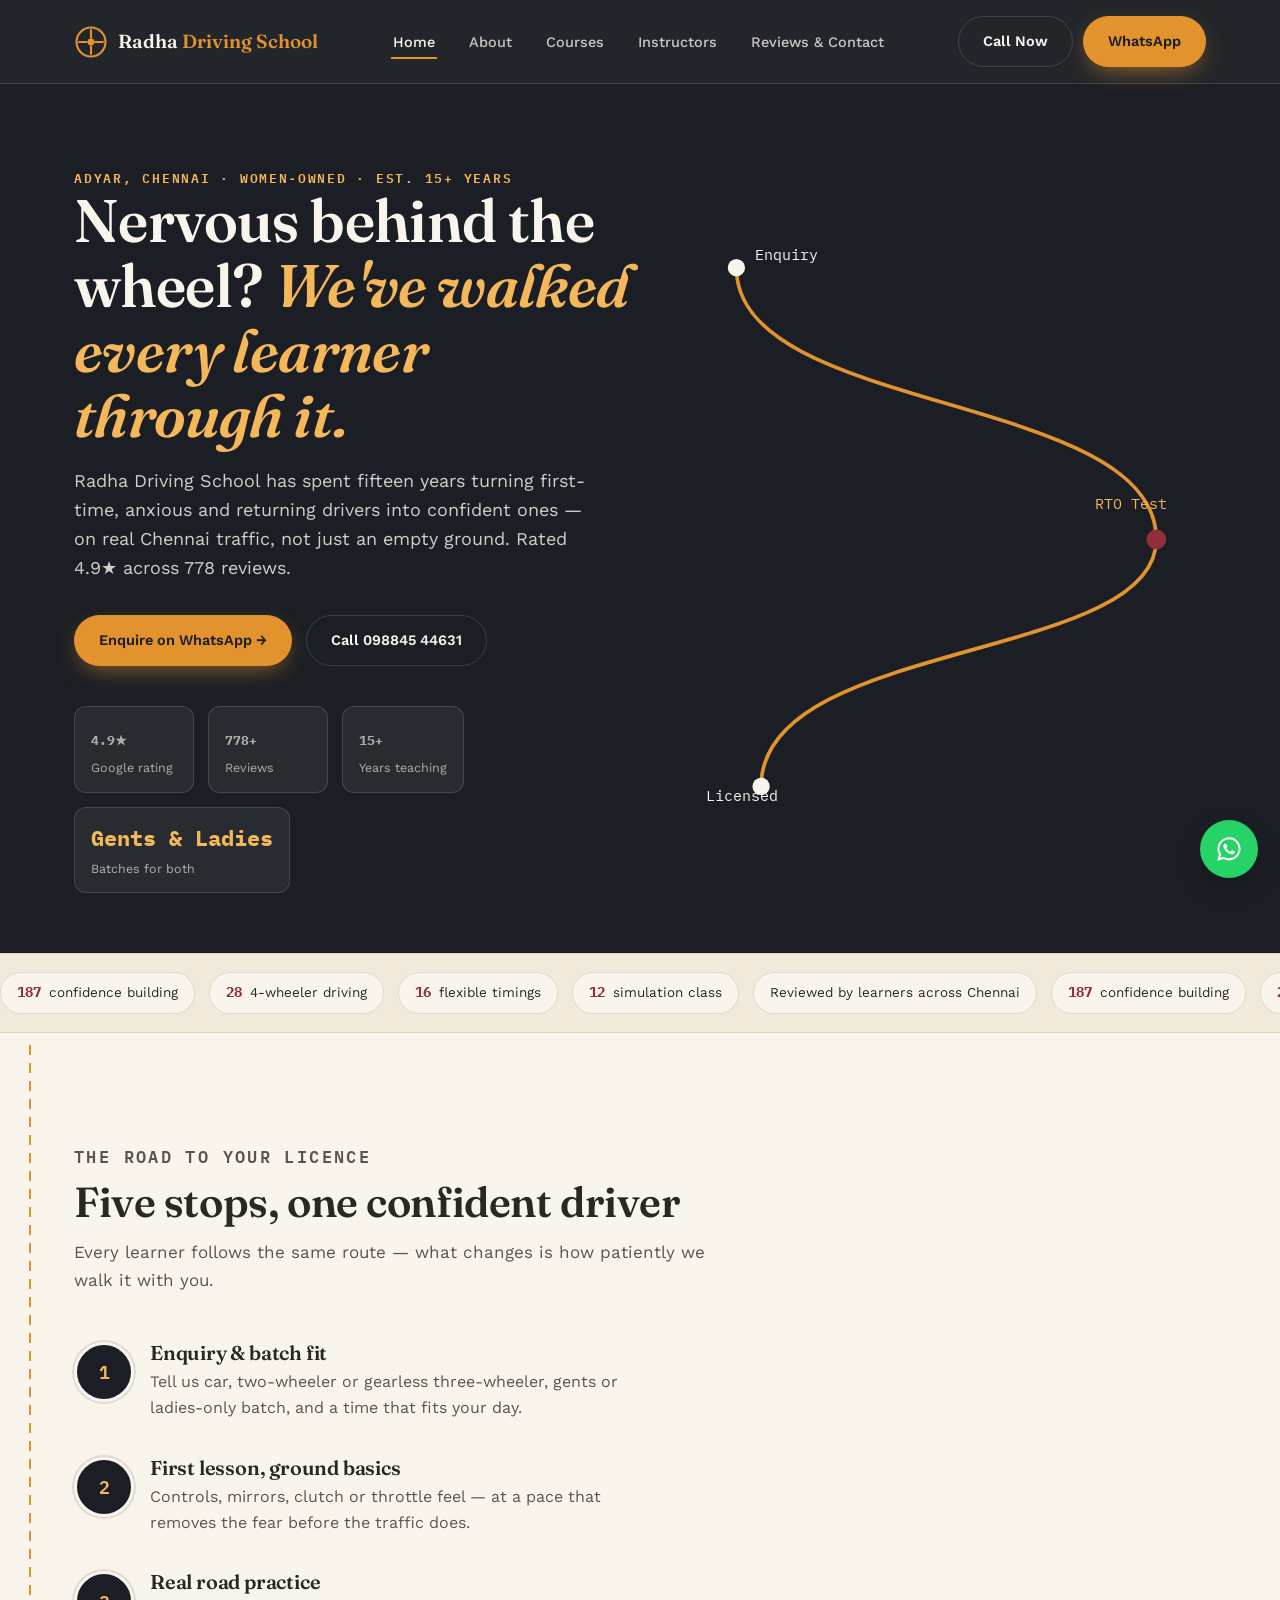
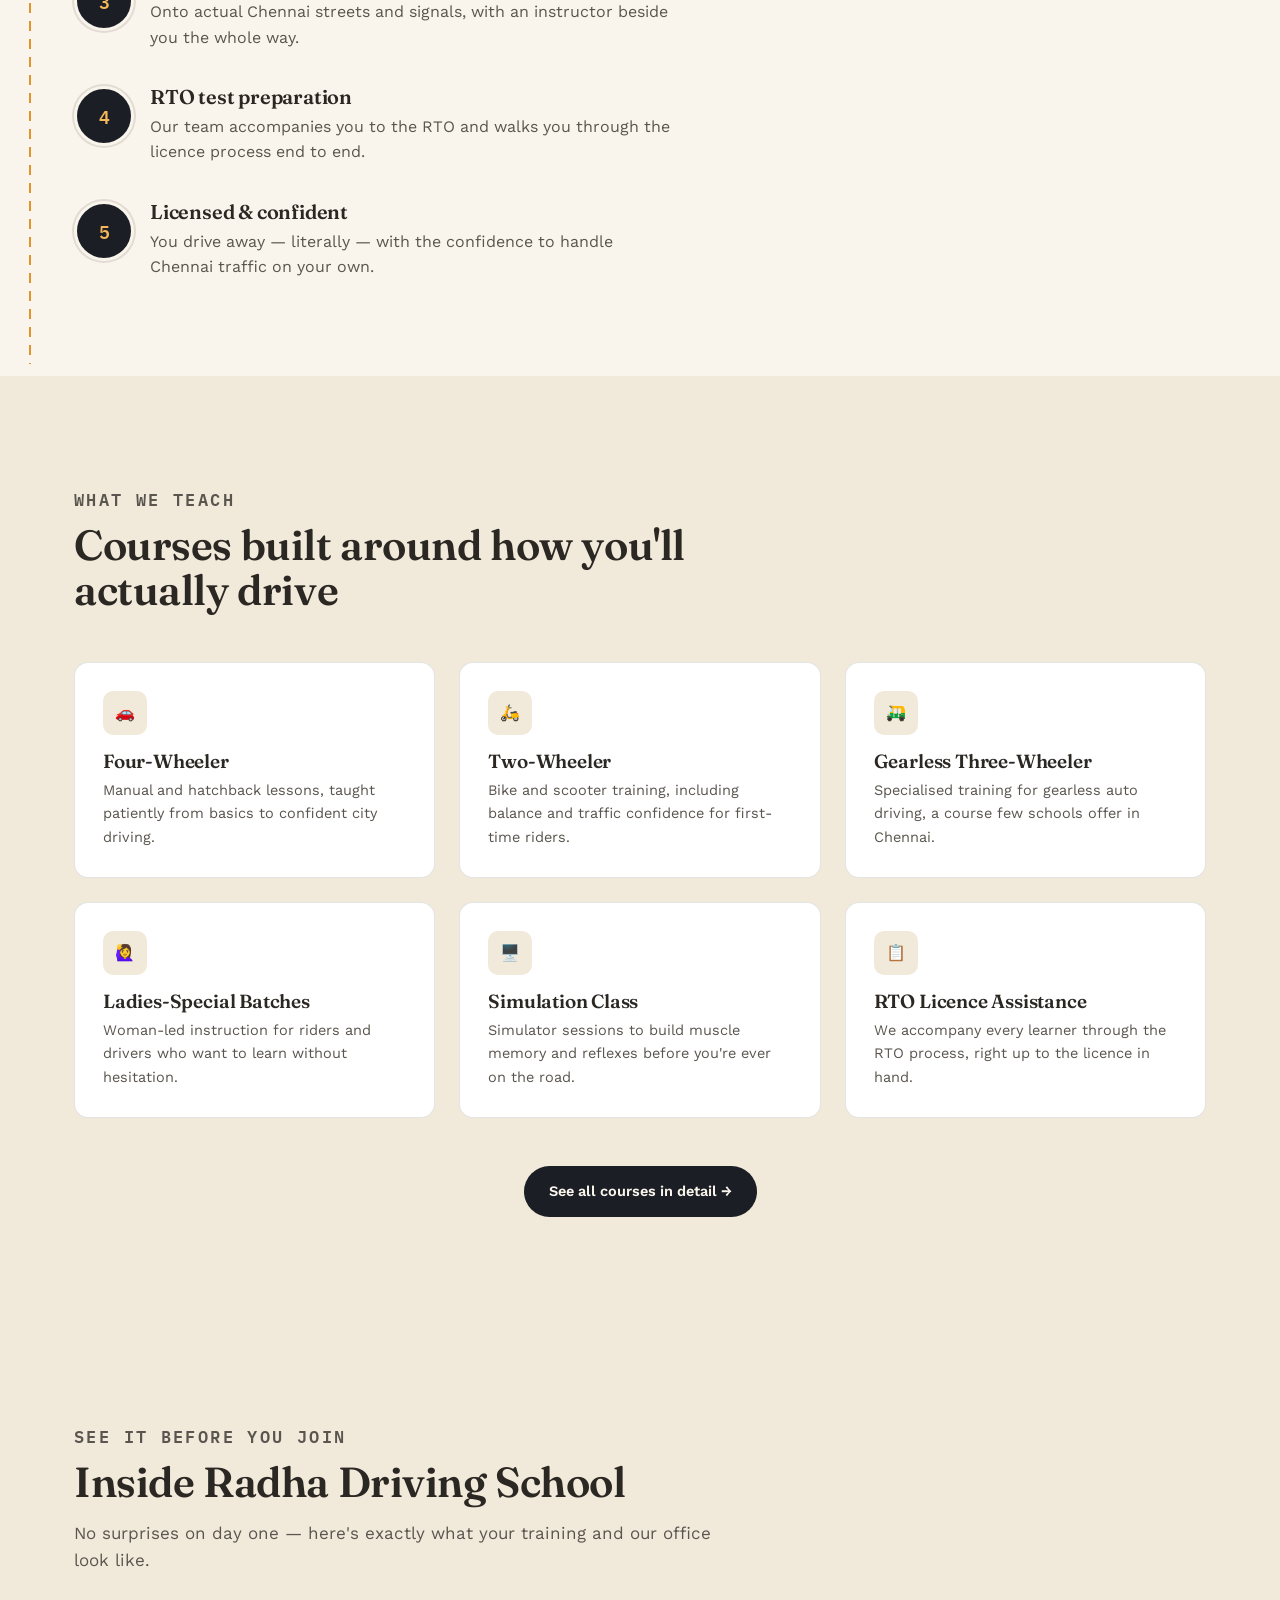
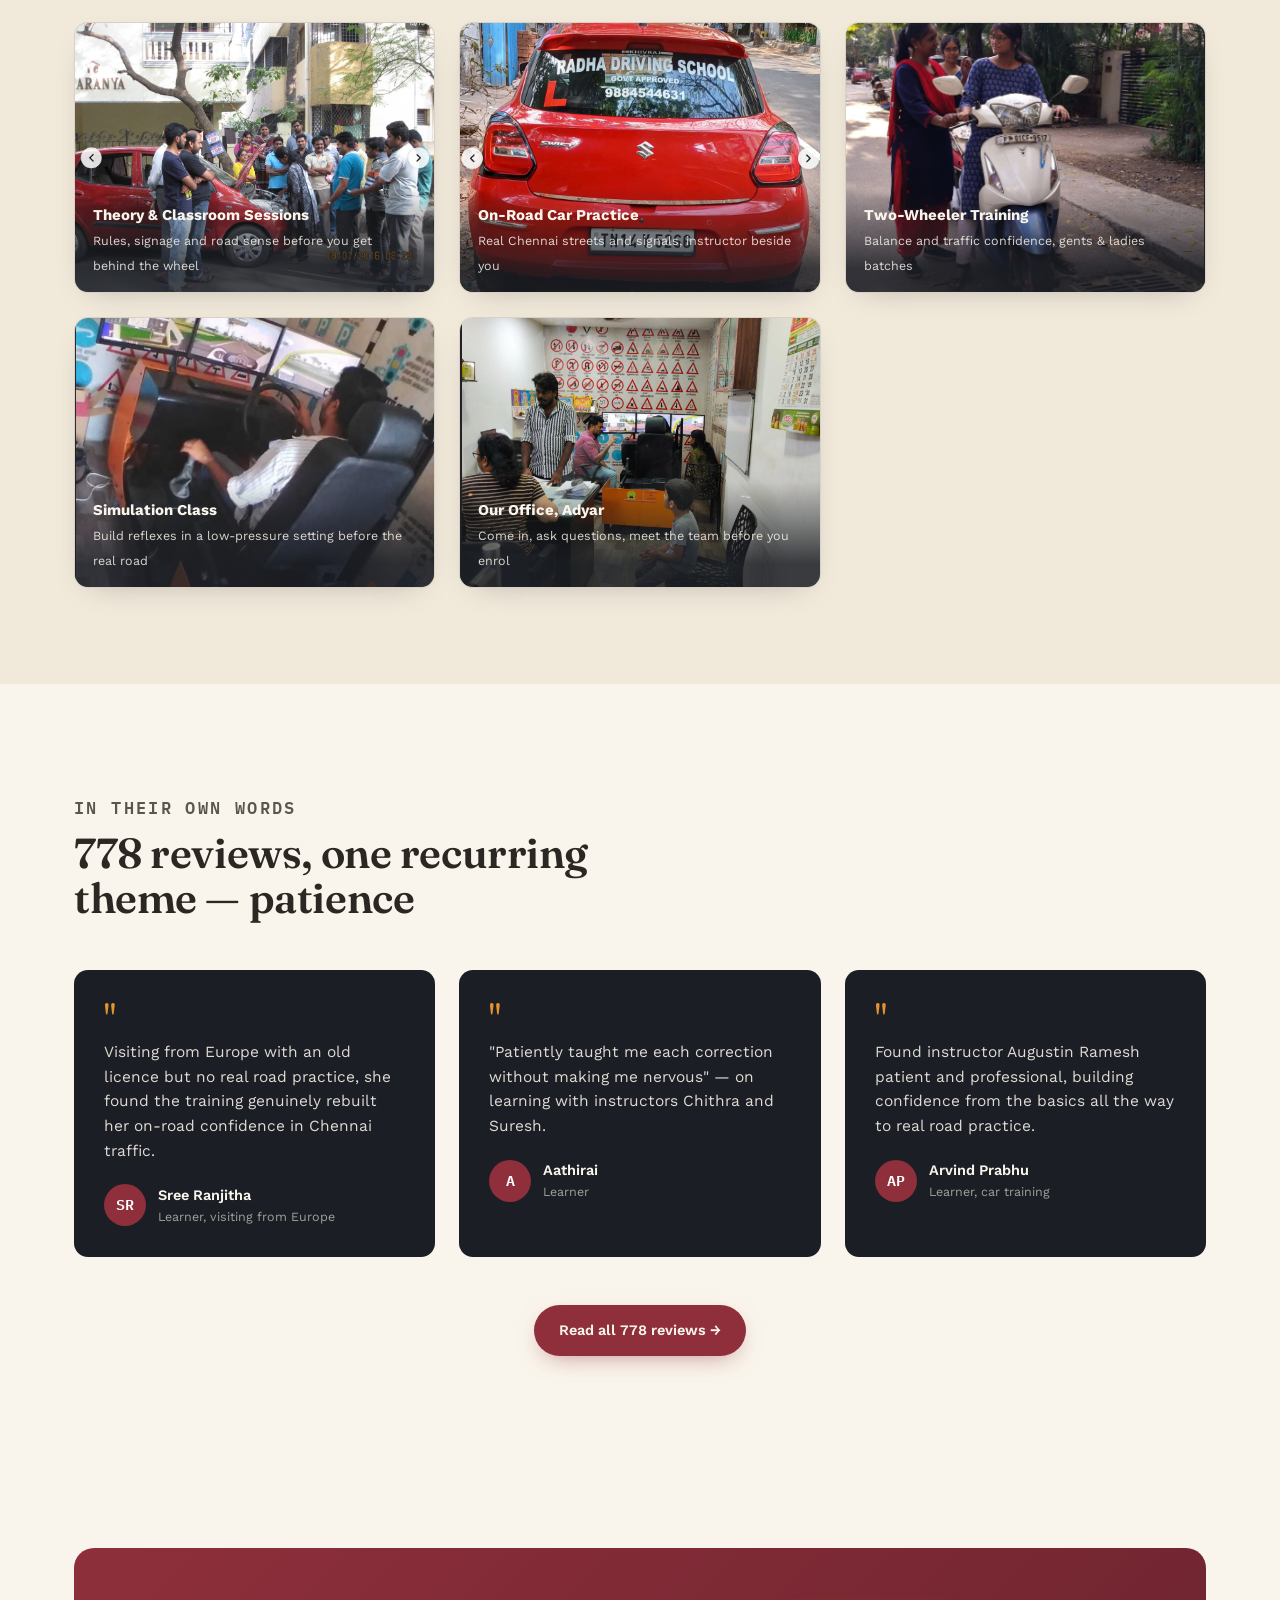
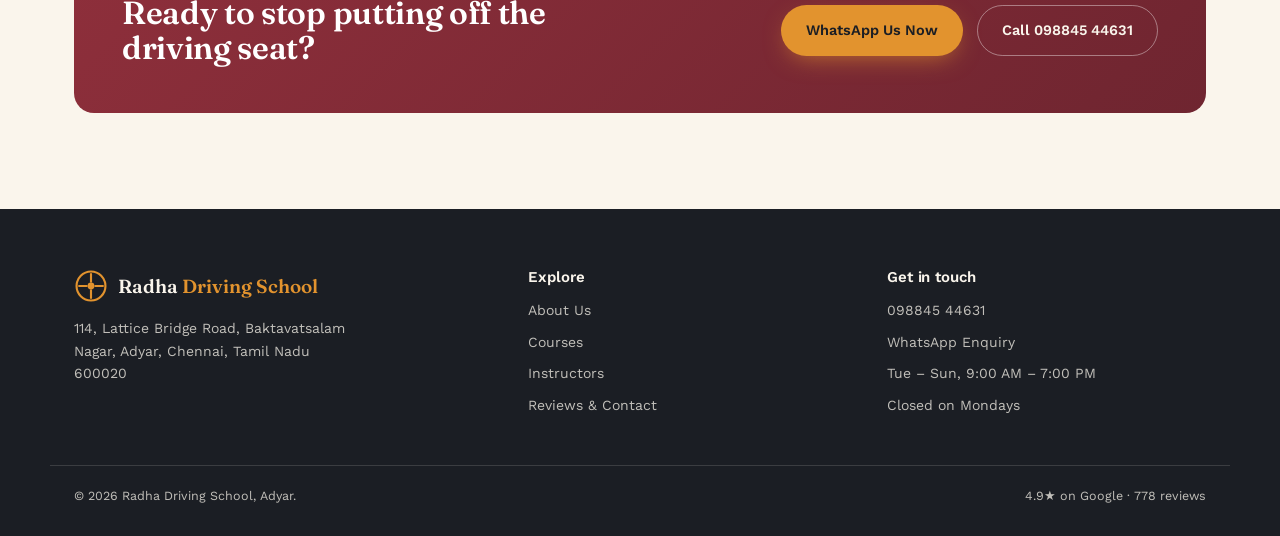
<file: index.html>
<!DOCTYPE html>
<html lang="en">
<head>
<meta charset="UTF-8">
<meta name="viewport" content="width=device-width, initial-scale=1.0">
<title>Radha Driving School | Chennai's Trusted Driving School in Adyar — 4.9★, 778 Reviews</title>
<meta name="description" content="Radha Driving School, Adyar, Chennai — 15+ years teaching gents and ladies to drive with patience and confidence. 4.9★ from 778 reviews. Car, two-wheeler, gearless three-wheeler & RTO licence assistance.">
<link rel="stylesheet" href="assets/style.css">
</head>
<body>

<div class="road-progress"><div class="road-progress-bar"></div></div>

<nav class="nav">
  <div class="nav-inner">
    <a href="index.html" class="brand">
      <svg class="brand-mark" viewBox="0 0 40 40" fill="none">
        <circle cx="20" cy="20" r="17" stroke="#E2932E" stroke-width="2.5"/>
        <circle cx="20" cy="20" r="4" fill="#E2932E"/>
        <path d="M20 6V15M20 25V34M6 20H15M25 20H34" stroke="#E2932E" stroke-width="2.5" stroke-linecap="round"/>
      </svg>
      <span class="brand-text">Radha <span>Driving School</span></span>
    </a>
    <ul class="nav-links">
      <li><a href="index.html" class="active">Home</a></li>
      <li><a href="about.html">About</a></li>
      <li><a href="courses.html">Courses</a></li>
      <li><a href="instructors.html">Instructors</a></li>
      <li><a href="contact.html">Reviews &amp; Contact</a></li>
    </ul>
    <div class="nav-cta">
      <a href="tel:+919884544631" class="btn btn-outline btn-text-only">Call Now</a>
      <a href="https://wa.me/919884544631" class="btn btn-primary">WhatsApp</a>
      <button class="nav-toggle" aria-label="Toggle menu" aria-expanded="false">☰</button>
    </div>
  </div>
</nav>
<div class="nav-backdrop"></div>

<header class="hero">
  <div class="container hero-grid">
    <div>
      <p class="eyebrow light">Adyar, Chennai · Women‑owned · Est. 15+ years</p>
      <h1>Nervous behind the wheel? <em>We've walked every learner through it.</em></h1>
      <p class="hero-sub">Radha Driving School has spent fifteen years turning first-time, anxious and returning drivers into confident ones — on real Chennai traffic, not just an empty ground. Rated 4.9★ across 778 reviews.</p>
      <div class="hero-ctas">
        <a href="https://wa.me/919884544631" class="btn btn-primary">Enquire on WhatsApp →</a>
        <a href="tel:+919884544631" class="btn btn-outline">Call 098845 44631</a>
      </div>
      <div class="stat-chips">
        <div class="chip"><b><span data-count="4.9" data-suffix="★">0</span></b><span>Google rating</span></div>
        <div class="chip"><b><span data-count="778" data-suffix="+">0</span></b><span>Reviews</span></div>
        <div class="chip"><b><span data-count="15" data-suffix="+">0</span></b><span>Years teaching</span></div>
        <div class="chip"><b>Gents &amp; Ladies</b><span>Batches for both</span></div>
      </div>
    </div>
    <div class="road-wrap">
      <svg class="road-svg" viewBox="0 0 420 460" fill="none">
        <path class="road-dash" d="M40 20 C 40 140, 380 120, 380 240 C 380 340, 60 320, 60 440"/>
        <path class="road-path" d="M40 20 C 40 140, 380 120, 380 240 C 380 340, 60 320, 60 440"/>
        <circle class="road-dot" cx="40" cy="20" r="7"/>
        <circle class="road-marker" cx="380" cy="240" r="8"/>
        <circle class="road-dot" cx="60" cy="440" r="7"/>
        <text x="55" y="14" fill="#FAF5EC" font-family="IBM Plex Mono" font-size="12">Enquiry</text>
        <text x="330" y="215" fill="#F4B759" font-family="IBM Plex Mono" font-size="12">RTO Test</text>
        <text x="15" y="452" fill="#FAF5EC" font-family="IBM Plex Mono" font-size="12">Licensed</text>
      </svg>
    </div>
  </div>
</header>

<div class="tagstrip">
  <div class="tagstrip-track" id="tagTrack">
    <span class="tag-pill"><b>187</b> confidence building</span>
    <span class="tag-pill"><b>28</b> 4‑wheeler driving</span>
    <span class="tag-pill"><b>16</b> flexible timings</span>
    <span class="tag-pill"><b>12</b> simulation class</span>
    <span class="tag-pill">Reviewed by learners across Chennai</span>
    <span class="tag-pill"><b>187</b> confidence building</span>
    <span class="tag-pill"><b>28</b> 4‑wheeler driving</span>
    <span class="tag-pill"><b>16</b> flexible timings</span>
    <span class="tag-pill"><b>12</b> simulation class</span>
    <span class="tag-pill">Reviewed by learners across Chennai</span>
  </div>
</div>

<section class="section journey">
  <div class="container">
    <div class="section-head reveal">
      <p class="eyebrow">The road to your licence</p>
      <h2>Five stops, one confident driver</h2>
      <p>Every learner follows the same route — what changes is how patiently we walk it with you.</p>
    </div>
    <div class="journey-line"></div>
    <div class="journey-steps">
      <div class="journey-step reveal"><div class="journey-num">1</div><h3>Enquiry &amp; batch fit</h3><p>Tell us car, two-wheeler or gearless three-wheeler, gents or ladies-only batch, and a time that fits your day.</p></div>
      <div class="journey-step reveal"><div class="journey-num">2</div><h3>First lesson, ground basics</h3><p>Controls, mirrors, clutch or throttle feel — at a pace that removes the fear before the traffic does.</p></div>
      <div class="journey-step reveal"><div class="journey-num">3</div><h3>Real road practice</h3><p>Onto actual Chennai streets and signals, with an instructor beside you the whole way.</p></div>
      <div class="journey-step reveal"><div class="journey-num">4</div><h3>RTO test preparation</h3><p>Our team accompanies you to the RTO and walks you through the licence process end to end.</p></div>
      <div class="journey-step reveal"><div class="journey-num">5</div><h3>Licensed &amp; confident</h3><p>You drive away — literally — with the confidence to handle Chennai traffic on your own.</p></div>
    </div>
  </div>
</section>

<section class="section" style="background:var(--cream-2)">
  <div class="container">
    <div class="section-head reveal">
      <p class="eyebrow">What we teach</p>
      <h2>Courses built around how you'll actually drive</h2>
    </div>
    <div class="grid grid-3 reveal-stagger">
      <div class="card">
        <div class="card-icon">🚗</div>
        <h3>Four‑Wheeler</h3>
        <p>Manual and hatchback lessons, taught patiently from basics to confident city driving.</p>
      </div>
      <div class="card">
        <div class="card-icon">🛵</div>
        <h3>Two‑Wheeler</h3>
        <p>Bike and scooter training, including balance and traffic confidence for first-time riders.</p>
      </div>
      <div class="card">
        <div class="card-icon">🛺</div>
        <h3>Gearless Three‑Wheeler</h3>
        <p>Specialised training for gearless auto driving, a course few schools offer in Chennai.</p>
      </div>
      <div class="card">
        <div class="card-icon">🙋‍♀️</div>
        <h3>Ladies‑Special Batches</h3>
        <p>Woman-led instruction for riders and drivers who want to learn without hesitation.</p>
      </div>
      <div class="card">
        <div class="card-icon">🖥️</div>
        <h3>Simulation Class</h3>
        <p>Simulator sessions to build muscle memory and reflexes before you're ever on the road.</p>
      </div>
      <div class="card">
        <div class="card-icon">📋</div>
        <h3>RTO Licence Assistance</h3>
        <p>We accompany every learner through the RTO process, right up to the licence in hand.</p>
      </div>
    </div>
    <div class="center mt-lg reveal">
      <a href="courses.html" class="btn btn-dark">See all courses in detail →</a>
    </div>
  </div>
</section>

<section class="section" style="background:var(--cream-2)">
  <div class="container">
    <div class="section-head reveal">
      <p class="eyebrow">See it before you join</p>
      <h2>Inside Radha Driving School</h2>
      <p>No surprises on day one — here's exactly what your training and our office look like.</p>
    </div>
    <div class="photo-grid reveal-stagger">
      <div class="photo-card">
        <img src="images/theory_class.png" alt="Theory class in progress at Radha Driving School, Adyar" loading="lazy">
        <div class="photo-caption"><b>Theory &amp; Classroom Sessions</b><span>Rules, signage and road sense before you get behind the wheel</span></div>
      </div>
      <div class="photo-card">
        <img src="images/car_driving.png" alt="Learner practising car driving with an instructor" loading="lazy">
        <div class="photo-caption"><b>On‑Road Car Practice</b><span>Real Chennai streets and signals, instructor beside you</span></div>
      </div>
      <div class="photo-card">
        <img src="images/bike_driving.png" alt="Learner practising two-wheeler driving with an instructor" loading="lazy">
        <div class="photo-caption"><b>Two‑Wheeler Training</b><span>Balance and traffic confidence, gents &amp; ladies batches</span></div>
      </div>
      <div class="photo-card">
        <img src="images/similation_driving.png" alt="Learner using a driving simulator" loading="lazy">
        <div class="photo-caption"><b>Simulation Class</b><span>Build reflexes in a low‑pressure setting before the real road</span></div>
      </div>
      <div class="photo-card">
        <img src="images/office_room.png" alt="Radha Driving School office and reception in Adyar" loading="lazy">
        <div class="photo-caption"><b>Our Office, Adyar</b><span>Come in, ask questions, meet the team before you enrol</span></div>
      </div>
    </div>
  </div>
</section>

<section class="section">
  <div class="container">
    <div class="section-head reveal">
      <p class="eyebrow">In their own words</p>
      <h2>778 reviews, one recurring theme — patience</h2>
    </div>
    <div class="grid grid-3 reveal-stagger">
      <div class="testi-card">
        <div class="testi-quote">"</div>
        <p class="body">Visiting from Europe with an old licence but no real road practice, she found the training genuinely rebuilt her on-road confidence in Chennai traffic.</p>
        <div class="testi-foot">
          <div class="avatar">SR</div>
          <div><div class="testi-name">Sree Ranjitha</div><div class="testi-role">Learner, visiting from Europe</div></div>
        </div>
      </div>
      <div class="testi-card">
        <div class="testi-quote">"</div>
        <p class="body">"Patiently taught me each correction without making me nervous" — on learning with instructors Chithra and Suresh.</p>
        <div class="testi-foot">
          <div class="avatar">A</div>
          <div><div class="testi-name">Aathirai</div><div class="testi-role">Learner</div></div>
        </div>
      </div>
      <div class="testi-card">
        <div class="testi-quote">"</div>
        <p class="body">Found instructor Augustin Ramesh patient and professional, building confidence from the basics all the way to real road practice.</p>
        <div class="testi-foot">
          <div class="avatar">AP</div>
          <div><div class="testi-name">Arvind Prabhu</div><div class="testi-role">Learner, car training</div></div>
        </div>
      </div>
    </div>
    <div class="center mt-lg reveal">
      <a href="contact.html" class="btn btn-sindoor">Read all 778 reviews →</a>
    </div>
  </div>
</section>

<section class="section">
  <div class="container">
    <div class="cta-band reveal">
      <h2>Ready to stop putting off the driving seat?</h2>
      <div class="cta-actions">
        <a href="https://wa.me/919884544631" class="btn btn-primary">WhatsApp Us Now</a>
        <a href="tel:+919884544631" class="btn btn-outline" style="border-color:rgba(255,255,255,.4)">Call 098845 44631</a>
      </div>
    </div>
  </div>
</section>

<footer class="footer">
  <div class="container footer-grid">
    <div>
      <div class="brand" style="margin-bottom:14px;">
        <svg class="brand-mark" viewBox="0 0 40 40" fill="none">
          <circle cx="20" cy="20" r="17" stroke="#E2932E" stroke-width="2.5"/>
          <circle cx="20" cy="20" r="4" fill="#E2932E"/>
          <path d="M20 6V15M20 25V34M6 20H15M25 20H34" stroke="#E2932E" stroke-width="2.5" stroke-linecap="round"/>
        </svg>
        <span class="brand-text">Radha <span>Driving School</span></span>
      </div>
      <p style="max-width:280px; font-size:14px;">114, Lattice Bridge Road, Baktavatsalam Nagar, Adyar, Chennai, Tamil Nadu 600020</p>
    </div>
    <div>
      <h4>Explore</h4>
      <ul>
        <li><a href="about.html">About Us</a></li>
        <li><a href="courses.html">Courses</a></li>
        <li><a href="instructors.html">Instructors</a></li>
        <li><a href="contact.html">Reviews &amp; Contact</a></li>
      </ul>
    </div>
    <div>
      <h4>Get in touch</h4>
      <ul>
        <li><a href="tel:+919884544631">098845 44631</a></li>
        <li><a href="https://wa.me/919884544631">WhatsApp Enquiry</a></li>
        <li>Tue – Sun, 9:00 AM – 7:00 PM</li>
        <li>Closed on Mondays</li>
      </ul>
    </div>
  </div>
  <div class="container footer-bottom">
    <span>© 2026 Radha Driving School, Adyar.</span>
    <span>4.9★ on Google · 778 reviews</span>
  </div>
</footer>

<a href="https://wa.me/919884544631" class="float-whatsapp" aria-label="WhatsApp">
  <svg width="28" height="28" viewBox="0 0 24 24" fill="#fff"><path d="M12.04 2C6.58 2 2.13 6.45 2.13 11.91c0 1.75.46 3.39 1.26 4.82L2 22l5.42-1.36a9.9 9.9 0 0 0 4.62 1.14h.01c5.46 0 9.9-4.45 9.9-9.9 0-2.65-1.03-5.13-2.9-7.01A9.85 9.85 0 0 0 12.04 2zm0 18.02h-.01a8.2 8.2 0 0 1-4.18-1.15l-.3-.18-3.11.8.83-3.03-.2-.31a8.15 8.15 0 0 1-1.25-4.34c0-4.51 3.68-8.19 8.2-8.19 2.19 0 4.25.86 5.8 2.4a8.13 8.13 0 0 1 2.4 5.8c0 4.51-3.68 8.2-8.18 8.2zm4.49-6.13c-.24-.12-1.45-.71-1.68-.8-.22-.08-.39-.12-.55.12-.16.24-.63.8-.78.97-.14.16-.29.18-.53.06-.24-.12-1.02-.38-1.94-1.2-.72-.64-1.2-1.43-1.35-1.67-.14-.24-.02-.37.11-.49.11-.11.24-.29.36-.43.12-.14.16-.24.24-.4.08-.16.04-.3-.02-.42-.06-.12-.55-1.32-.75-1.81-.2-.48-.4-.41-.55-.42h-.47c-.16 0-.42.06-.64.3-.22.24-.84.82-.84 2s.86 2.32.98 2.48c.12.16 1.7 2.6 4.13 3.64.58.25 1.03.4 1.38.51.58.18 1.11.16 1.53.1.47-.07 1.45-.59 1.65-1.16.2-.57.2-1.06.14-1.16-.06-.1-.22-.16-.46-.28z"/></svg>
</a>

<script src="assets/main.js"></script>
</body>
</html>
</file>
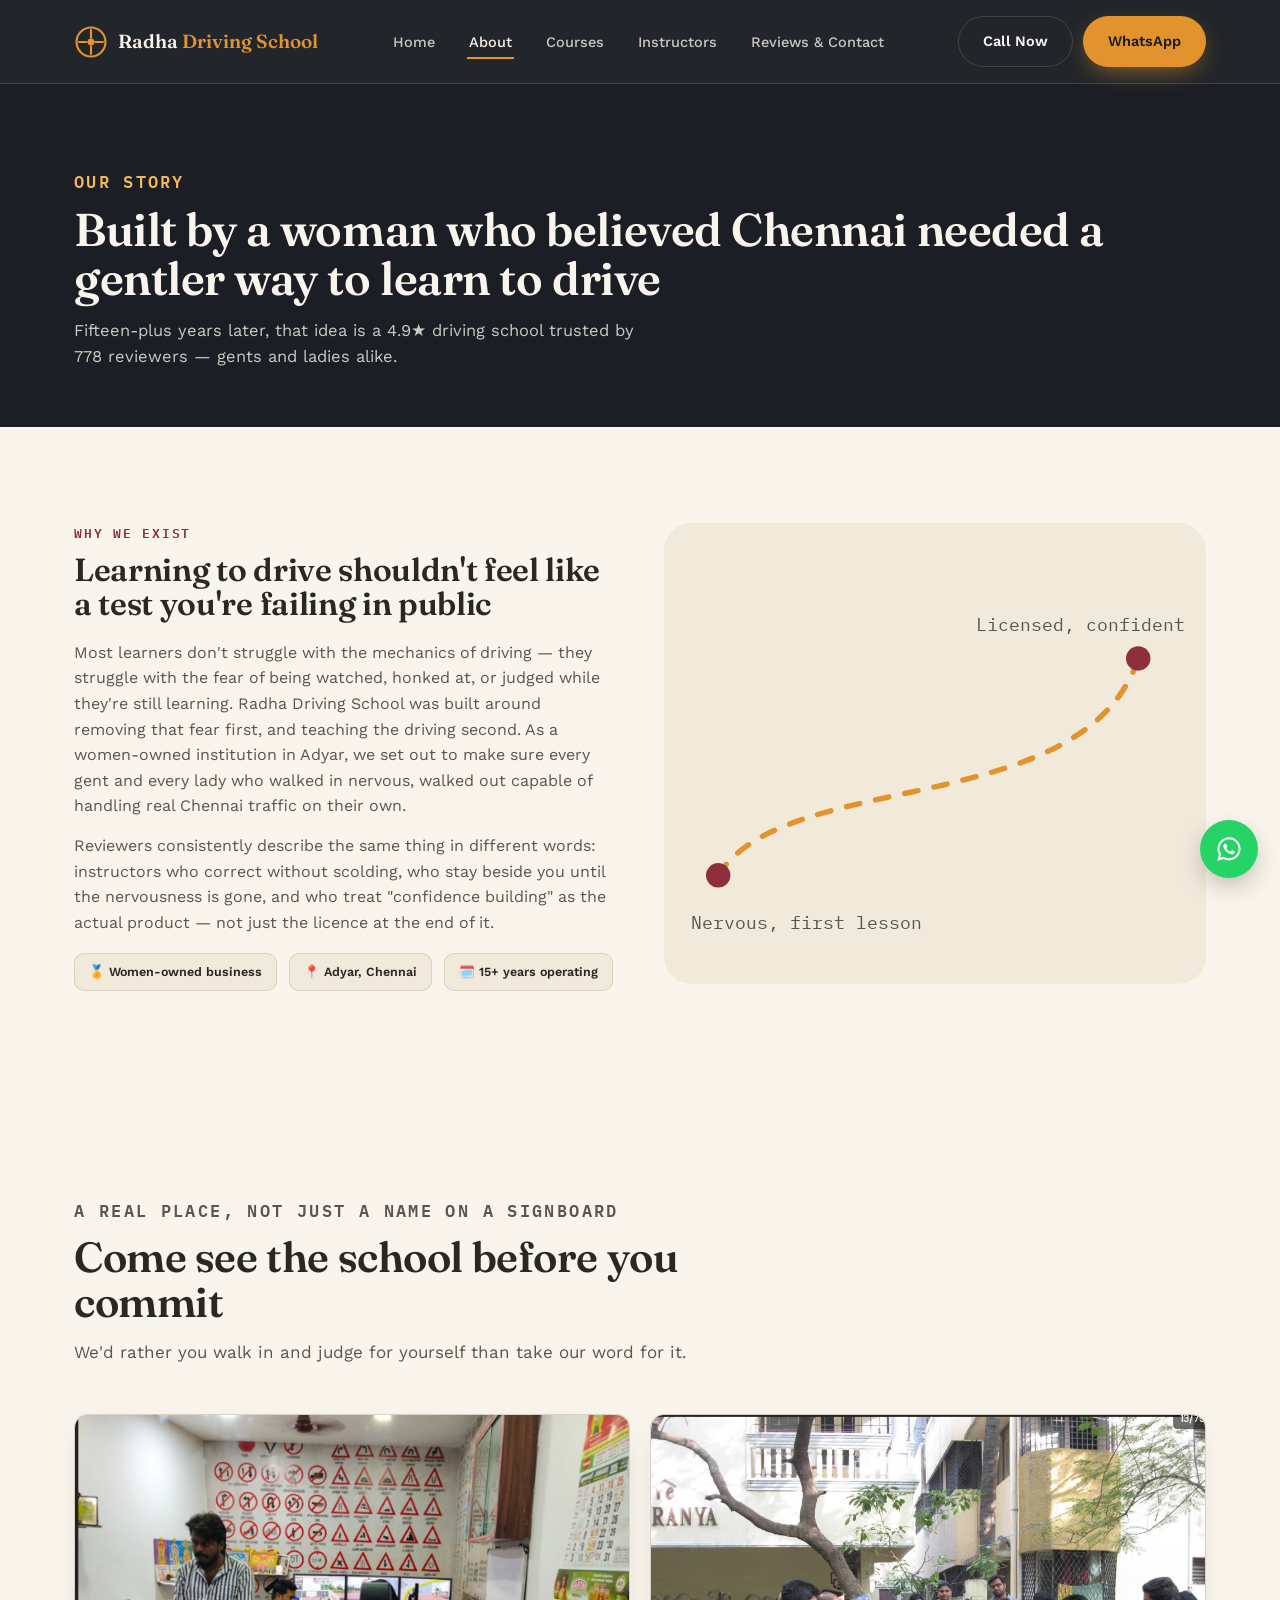
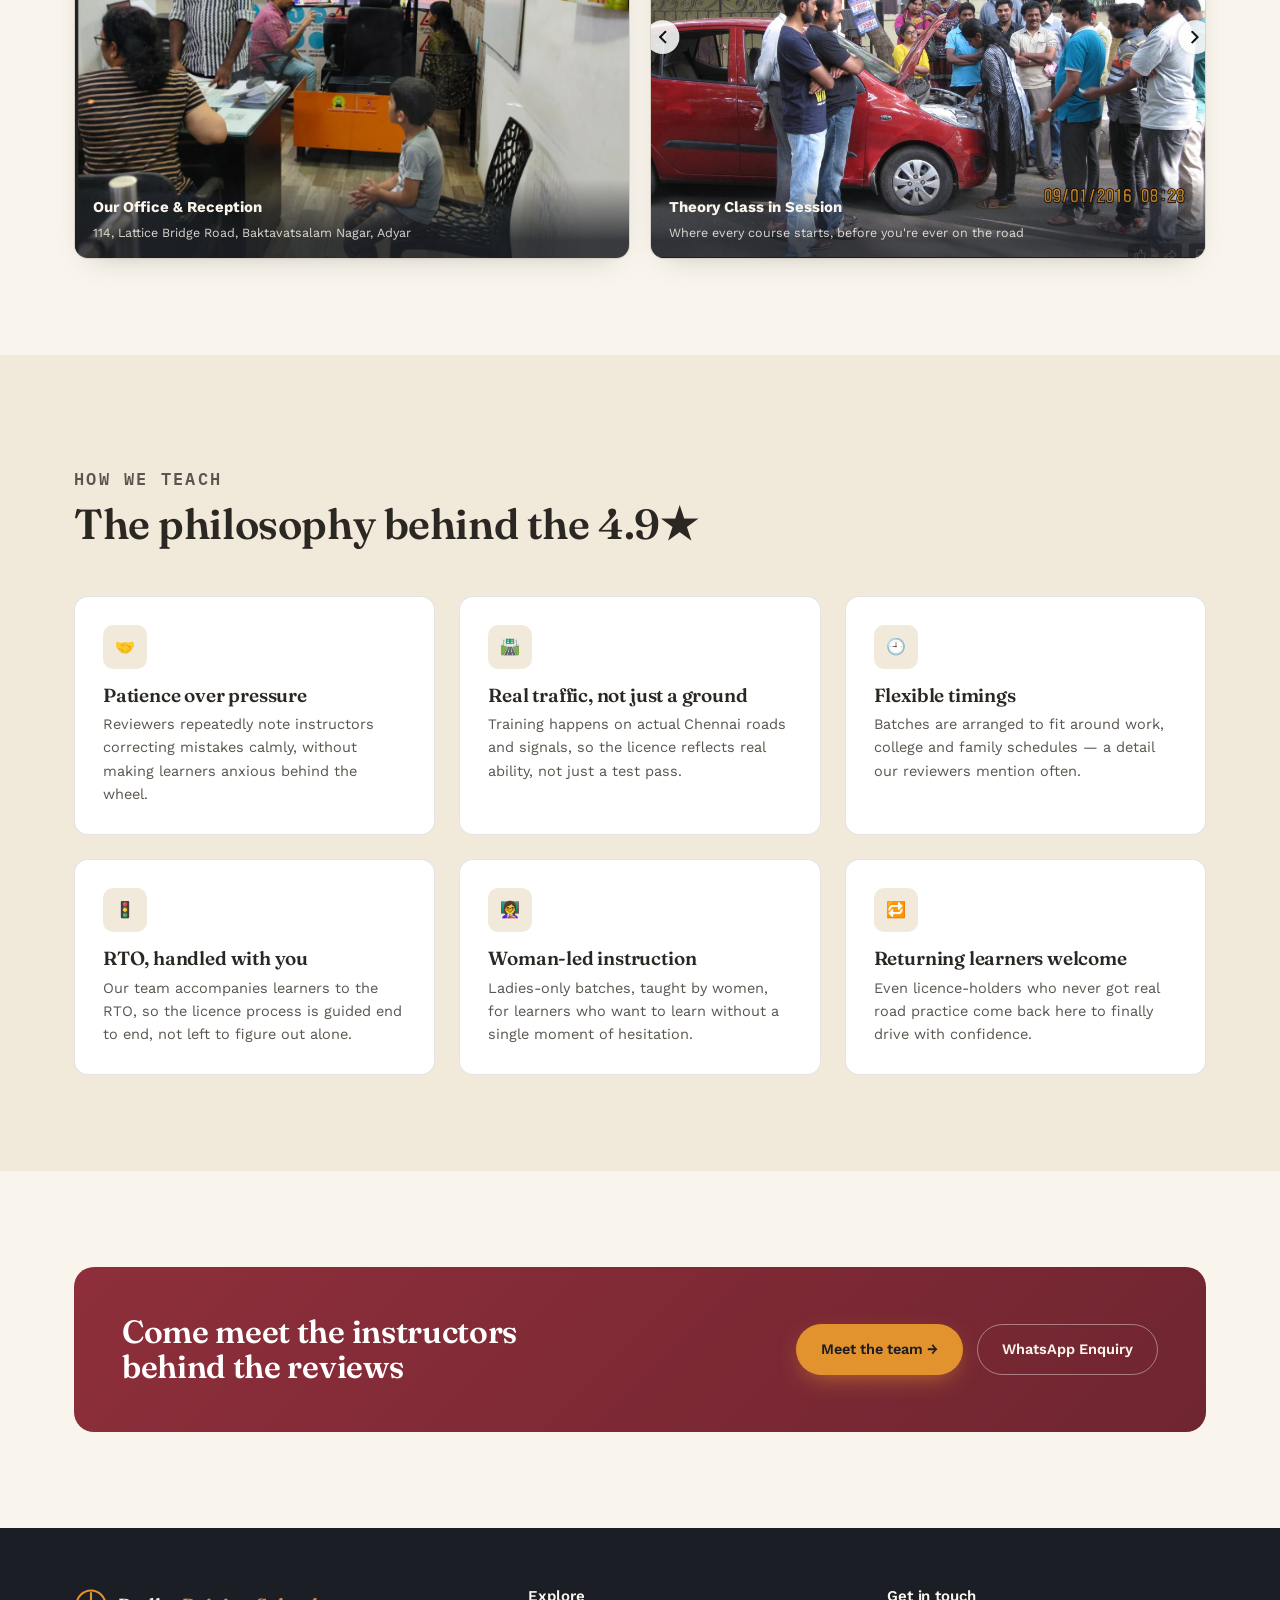
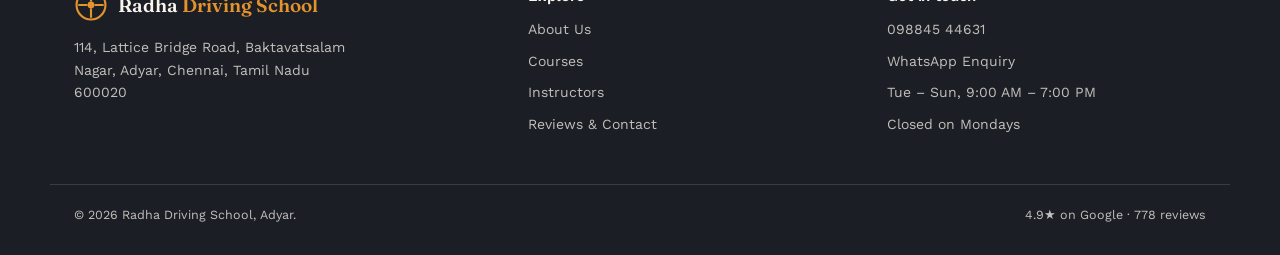
<file: about.html>
<!DOCTYPE html>
<html lang="en">
<head>
<meta charset="UTF-8">
<meta name="viewport" content="width=device-width, initial-scale=1.0">
<title>About Us | Radha Driving School, Adyar Chennai</title>
<meta name="description" content="A women-owned driving school in Adyar, Chennai, teaching gents and ladies to drive with patience for over 15 years.">
<link rel="stylesheet" href="assets/style.css">
</head>
<body>

<div class="road-progress"><div class="road-progress-bar"></div></div>

<nav class="nav">
  <div class="nav-inner">
    <a href="index.html" class="brand">
      <svg class="brand-mark" viewBox="0 0 40 40" fill="none">
        <circle cx="20" cy="20" r="17" stroke="#E2932E" stroke-width="2.5"/>
        <circle cx="20" cy="20" r="4" fill="#E2932E"/>
        <path d="M20 6V15M20 25V34M6 20H15M25 20H34" stroke="#E2932E" stroke-width="2.5" stroke-linecap="round"/>
      </svg>
      <span class="brand-text">Radha <span>Driving School</span></span>
    </a>
    <ul class="nav-links">
      <li><a href="index.html">Home</a></li>
      <li><a href="about.html" class="active">About</a></li>
      <li><a href="courses.html">Courses</a></li>
      <li><a href="instructors.html">Instructors</a></li>
      <li><a href="contact.html">Reviews &amp; Contact</a></li>
    </ul>
    <div class="nav-cta">
      <a href="tel:+919884544631" class="btn btn-outline btn-text-only">Call Now</a>
      <a href="https://wa.me/919884544631" class="btn btn-primary">WhatsApp</a>
      <button class="nav-toggle" aria-label="Toggle menu" aria-expanded="false">☰</button>
    </div>
  </div>
</nav>
<div class="nav-backdrop"></div>

<header class="page-hero">
  <div class="container">
    <p class="eyebrow">Our story</p>
    <h1>Built by a woman who believed Chennai needed a gentler way to learn to drive</h1>
    <p>Fifteen-plus years later, that idea is a 4.9★ driving school trusted by 778 reviewers — gents and ladies alike.</p>
  </div>
</header>

<section class="section">
  <div class="container two-col">
    <div class="reveal">
      <p class="eyebrow">Why we exist</p>
      <h2 style="font-size:32px; margin-top:10px;">Learning to drive shouldn't feel like a test you're failing in public</h2>
      <p style="margin-top:18px; color:var(--ink-soft); font-size:16px;">
        Most learners don't struggle with the mechanics of driving — they struggle with the fear of being watched, honked at, or judged
        while they're still learning. Radha Driving School was built around removing that fear first, and teaching the driving second.
        As a women-owned institution in Adyar, we set out to make sure every gent and every lady who walked in nervous, walked out
        capable of handling real Chennai traffic on their own.
      </p>
      <p style="margin-top:14px; color:var(--ink-soft); font-size:16px;">
        Reviewers consistently describe the same thing in different words: instructors who correct without scolding, who stay beside
        you until the nervousness is gone, and who treat "confidence building" as the actual product — not just the licence at the end of it.
      </p>
      <div class="badge-row">
        <span class="badge">🏅 Women‑owned business</span>
        <span class="badge">📍 Adyar, Chennai</span>
        <span class="badge">🗓️ 15+ years operating</span>
      </div>
    </div>
    <div class="reveal">
      <svg viewBox="0 0 400 340" width="100%">
        <rect x="0" y="0" width="400" height="340" rx="20" fill="#F1E9DA"/>
        <path d="M40 260 C 90 180, 310 220, 350 100" fill="none" stroke="#E2932E" stroke-width="4" stroke-linecap="round" stroke-dasharray="10 12"/>
        <circle cx="40" cy="260" r="9" fill="#8E2F3B"/>
        <circle cx="350" cy="100" r="9" fill="#8E2F3B"/>
        <text x="20" y="300" font-family="IBM Plex Mono" font-size="13" fill="#5A554E">Nervous, first lesson</text>
        <text x="230" y="80" font-family="IBM Plex Mono" font-size="13" fill="#5A554E">Licensed, confident</text>
      </svg>
    </div>
  </div>
</section>

<section class="section">
  <div class="container">
    <div class="section-head reveal">
      <p class="eyebrow">A real place, not just a name on a signboard</p>
      <h2>Come see the school before you commit</h2>
      <p>We'd rather you walk in and judge for yourself than take our word for it.</p>
    </div>
    <div class="facility-duo reveal-stagger">
      <div class="photo-card">
        <img src="images/office_room.png" alt="Radha Driving School office and reception in Adyar, Chennai" loading="lazy">
        <div class="photo-caption"><b>Our Office &amp; Reception</b><span>114, Lattice Bridge Road, Baktavatsalam Nagar, Adyar</span></div>
      </div>
      <div class="photo-card">
        <img src="images/theory_class.png" alt="Theory class session at Radha Driving School" loading="lazy">
        <div class="photo-caption"><b>Theory Class in Session</b><span>Where every course starts, before you're ever on the road</span></div>
      </div>
    </div>
  </div>
</section>

<section class="section" style="background:var(--cream-2)">
  <div class="container">
    <div class="section-head reveal">
      <p class="eyebrow">How we teach</p>
      <h2>The philosophy behind the 4.9★</h2>
    </div>
    <div class="grid grid-3 reveal-stagger">
      <div class="card">
        <div class="card-icon">🤝</div>
        <h3>Patience over pressure</h3>
        <p>Reviewers repeatedly note instructors correcting mistakes calmly, without making learners anxious behind the wheel.</p>
      </div>
      <div class="card">
        <div class="card-icon">🛣️</div>
        <h3>Real traffic, not just a ground</h3>
        <p>Training happens on actual Chennai roads and signals, so the licence reflects real ability, not just a test pass.</p>
      </div>
      <div class="card">
        <div class="card-icon">🕘</div>
        <h3>Flexible timings</h3>
        <p>Batches are arranged to fit around work, college and family schedules — a detail our reviewers mention often.</p>
      </div>
      <div class="card">
        <div class="card-icon">🚦</div>
        <h3>RTO, handled with you</h3>
        <p>Our team accompanies learners to the RTO, so the licence process is guided end to end, not left to figure out alone.</p>
      </div>
      <div class="card">
        <div class="card-icon">👩‍🏫</div>
        <h3>Woman-led instruction</h3>
        <p>Ladies-only batches, taught by women, for learners who want to learn without a single moment of hesitation.</p>
      </div>
      <div class="card">
        <div class="card-icon">🔁</div>
        <h3>Returning learners welcome</h3>
        <p>Even licence-holders who never got real road practice come back here to finally drive with confidence.</p>
      </div>
    </div>
  </div>
</section>

<section class="section">
  <div class="container">
    <div class="cta-band reveal">
      <h2>Come meet the instructors behind the reviews</h2>
      <div class="cta-actions">
        <a href="instructors.html" class="btn btn-primary">Meet the team →</a>
        <a href="https://wa.me/919884544631" class="btn btn-outline" style="border-color:rgba(255,255,255,.4)">WhatsApp Enquiry</a>
      </div>
    </div>
  </div>
</section>

<footer class="footer">
  <div class="container footer-grid">
    <div>
      <div class="brand" style="margin-bottom:14px;">
        <svg class="brand-mark" viewBox="0 0 40 40" fill="none">
          <circle cx="20" cy="20" r="17" stroke="#E2932E" stroke-width="2.5"/>
          <circle cx="20" cy="20" r="4" fill="#E2932E"/>
          <path d="M20 6V15M20 25V34M6 20H15M25 20H34" stroke="#E2932E" stroke-width="2.5" stroke-linecap="round"/>
        </svg>
        <span class="brand-text">Radha <span>Driving School</span></span>
      </div>
      <p style="max-width:280px; font-size:14px;">114, Lattice Bridge Road, Baktavatsalam Nagar, Adyar, Chennai, Tamil Nadu 600020</p>
    </div>
    <div>
      <h4>Explore</h4>
      <ul>
        <li><a href="about.html">About Us</a></li>
        <li><a href="courses.html">Courses</a></li>
        <li><a href="instructors.html">Instructors</a></li>
        <li><a href="contact.html">Reviews &amp; Contact</a></li>
      </ul>
    </div>
    <div>
      <h4>Get in touch</h4>
      <ul>
        <li><a href="tel:+919884544631">098845 44631</a></li>
        <li><a href="https://wa.me/919884544631">WhatsApp Enquiry</a></li>
        <li>Tue – Sun, 9:00 AM – 7:00 PM</li>
        <li>Closed on Mondays</li>
      </ul>
    </div>
  </div>
  <div class="container footer-bottom">
    <span>© 2026 Radha Driving School, Adyar.</span>
    <span>4.9★ on Google · 778 reviews</span>
  </div>
</footer>

<a href="https://wa.me/919884544631" class="float-whatsapp" aria-label="WhatsApp">
  <svg width="28" height="28" viewBox="0 0 24 24" fill="#fff"><path d="M12.04 2C6.58 2 2.13 6.45 2.13 11.91c0 1.75.46 3.39 1.26 4.82L2 22l5.42-1.36a9.9 9.9 0 0 0 4.62 1.14h.01c5.46 0 9.9-4.45 9.9-9.9 0-2.65-1.03-5.13-2.9-7.01A9.85 9.85 0 0 0 12.04 2zm0 18.02h-.01a8.2 8.2 0 0 1-4.18-1.15l-.3-.18-3.11.8.83-3.03-.2-.31a8.15 8.15 0 0 1-1.25-4.34c0-4.51 3.68-8.19 8.2-8.19 2.19 0 4.25.86 5.8 2.4a8.13 8.13 0 0 1 2.4 5.8c0 4.51-3.68 8.2-8.18 8.2zm4.49-6.13c-.24-.12-1.45-.71-1.68-.8-.22-.08-.39-.12-.55.12-.16.24-.63.8-.78.97-.14.16-.29.18-.53.06-.24-.12-1.02-.38-1.94-1.2-.72-.64-1.2-1.43-1.35-1.67-.14-.24-.02-.37.11-.49.11-.11.24-.29.36-.43.12-.14.16-.24.24-.4.08-.16.04-.3-.02-.42-.06-.12-.55-1.32-.75-1.81-.2-.48-.4-.41-.55-.42h-.47c-.16 0-.42.06-.64.3-.22.24-.84.82-.84 2s.86 2.32.98 2.48c.12.16 1.7 2.6 4.13 3.64.58.25 1.03.4 1.38.51.58.18 1.11.16 1.53.1.47-.07 1.45-.59 1.65-1.16.2-.57.2-1.06.14-1.16-.06-.1-.22-.16-.46-.28z"/></svg>
</a>

<script src="assets/main.js"></script>
</body>
</html>
</file>
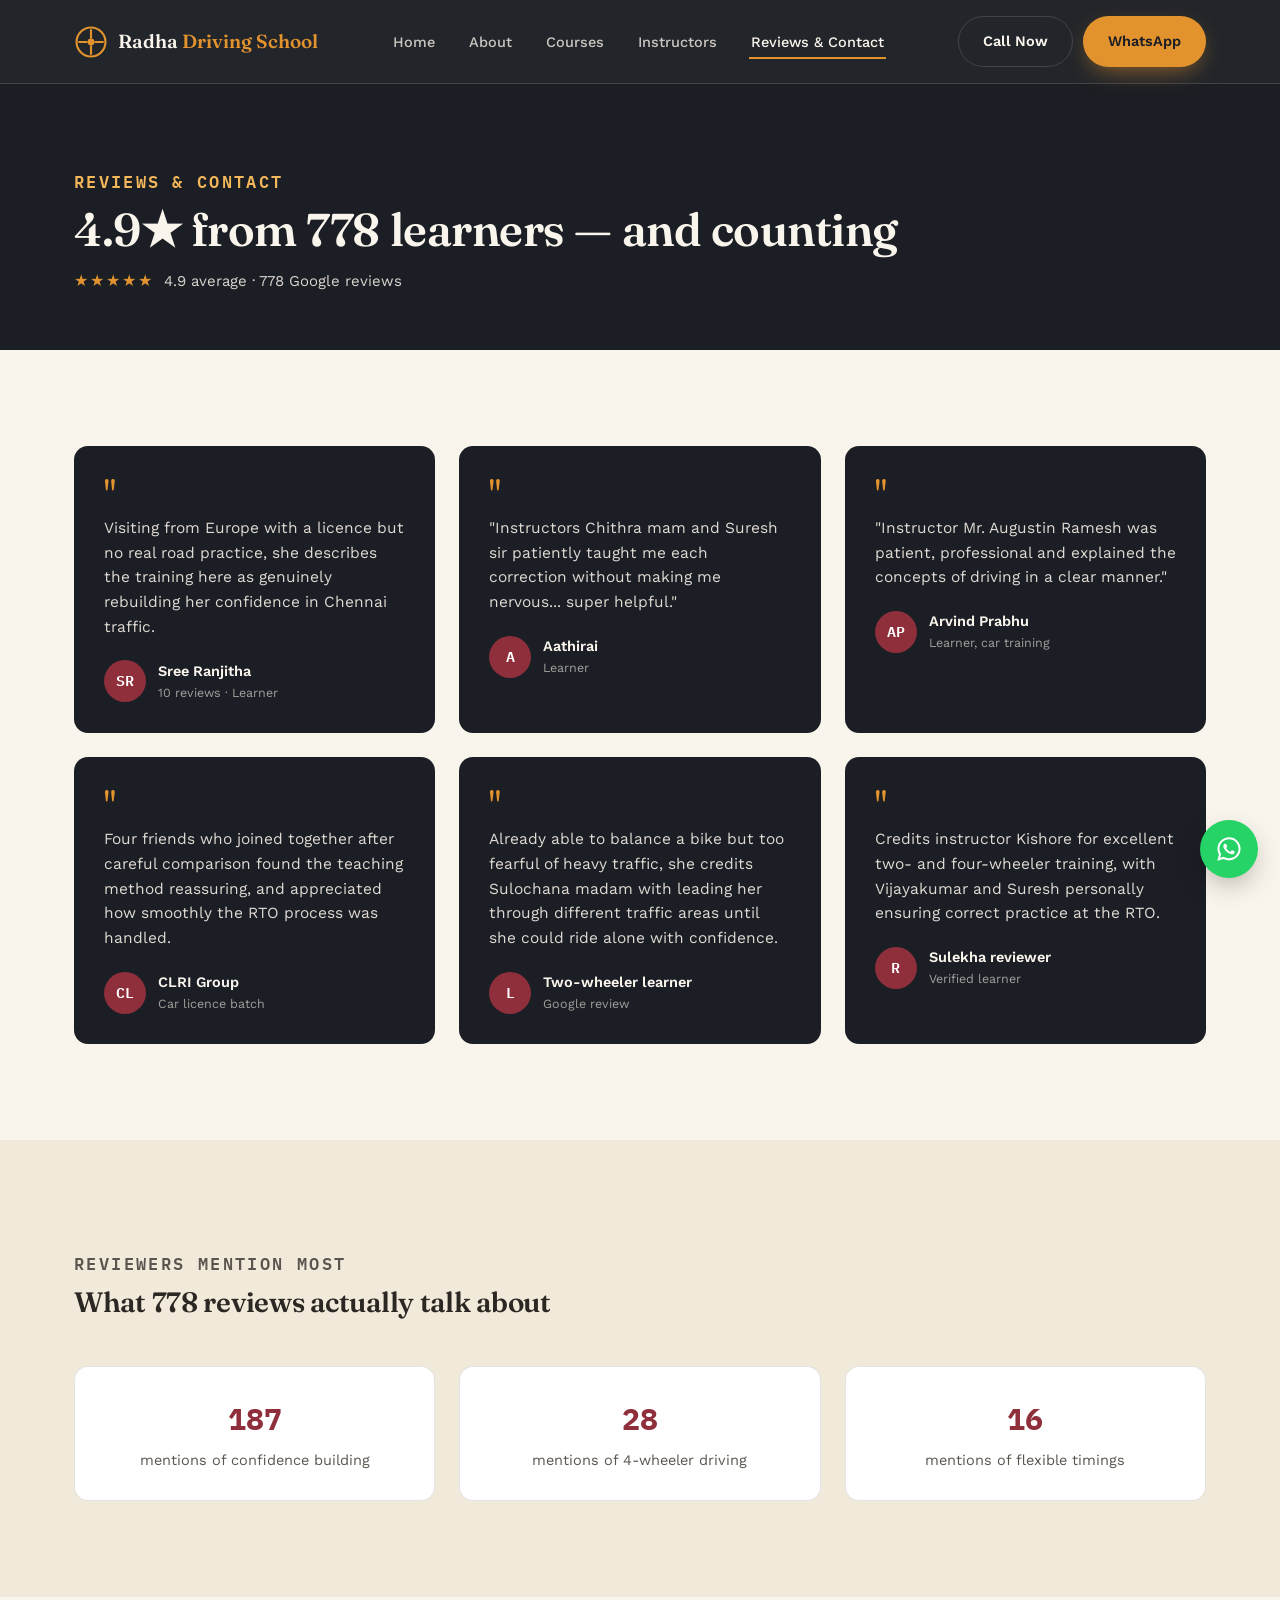
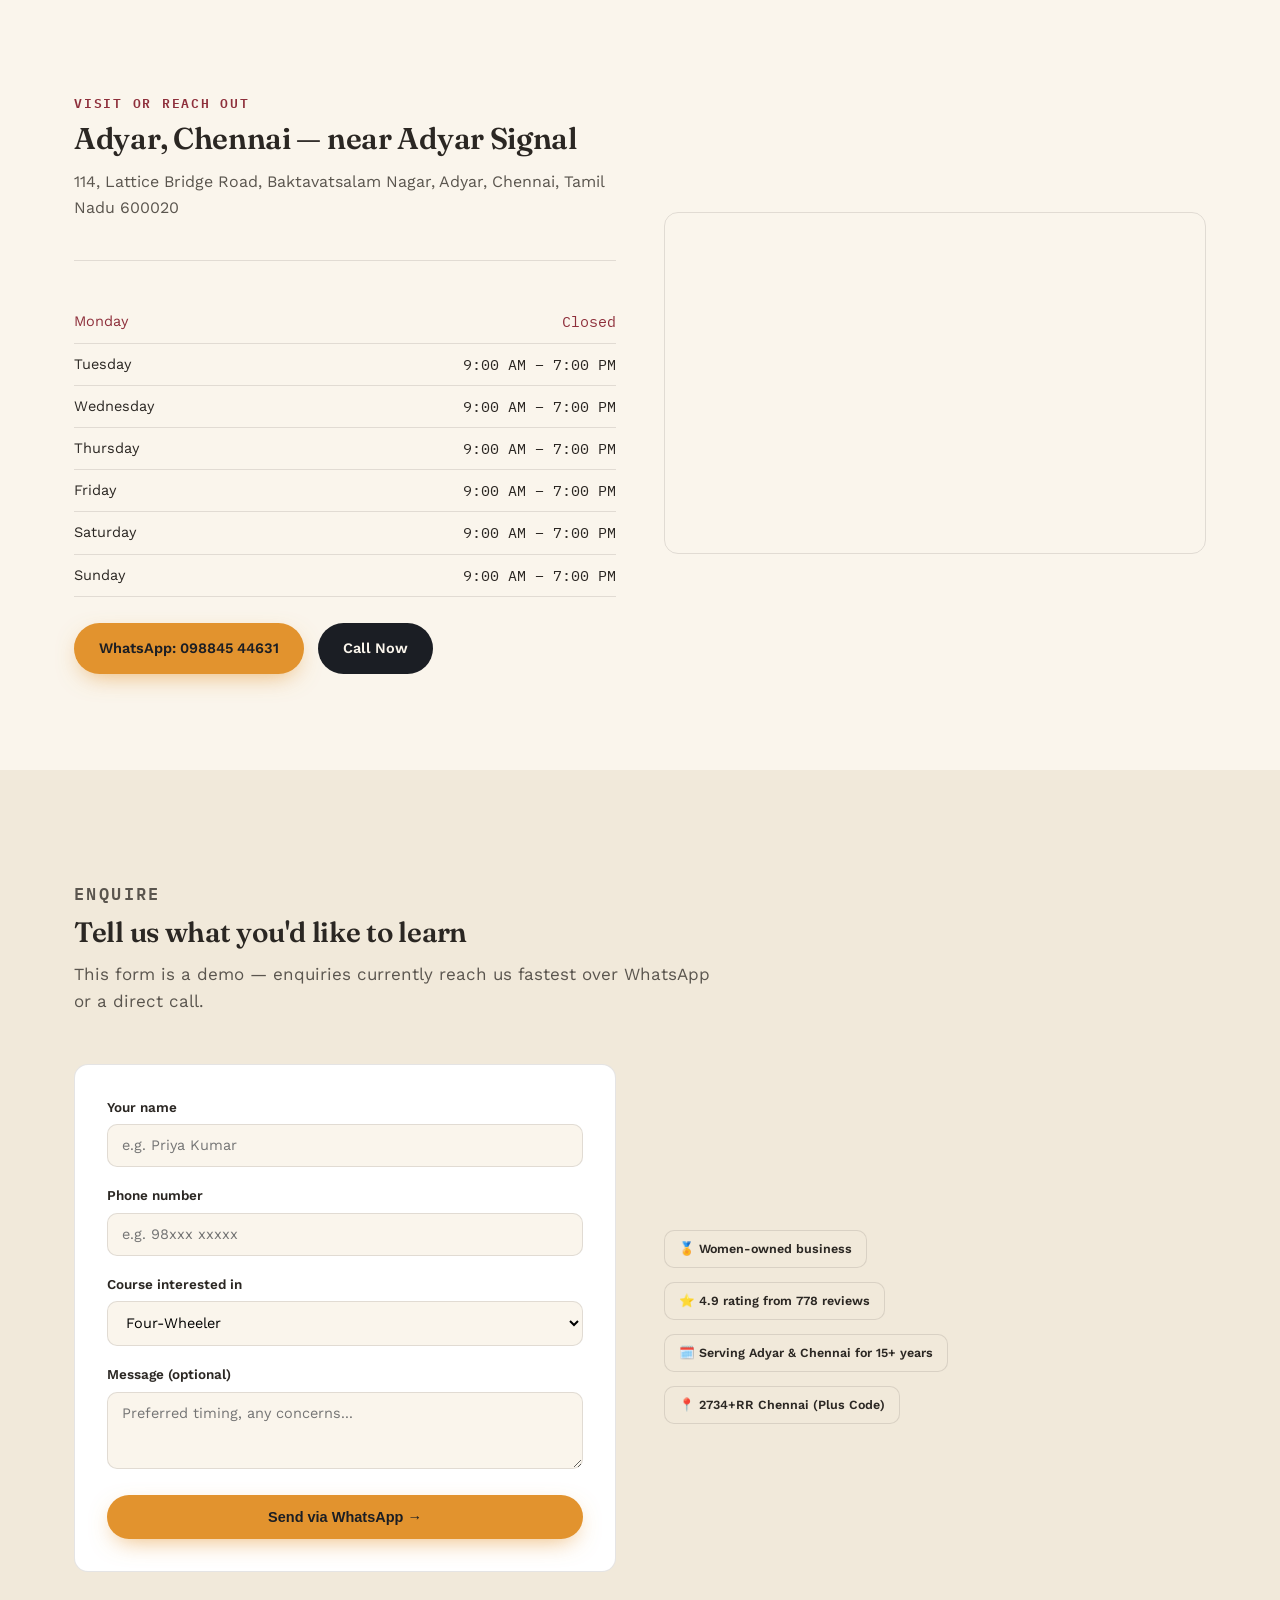
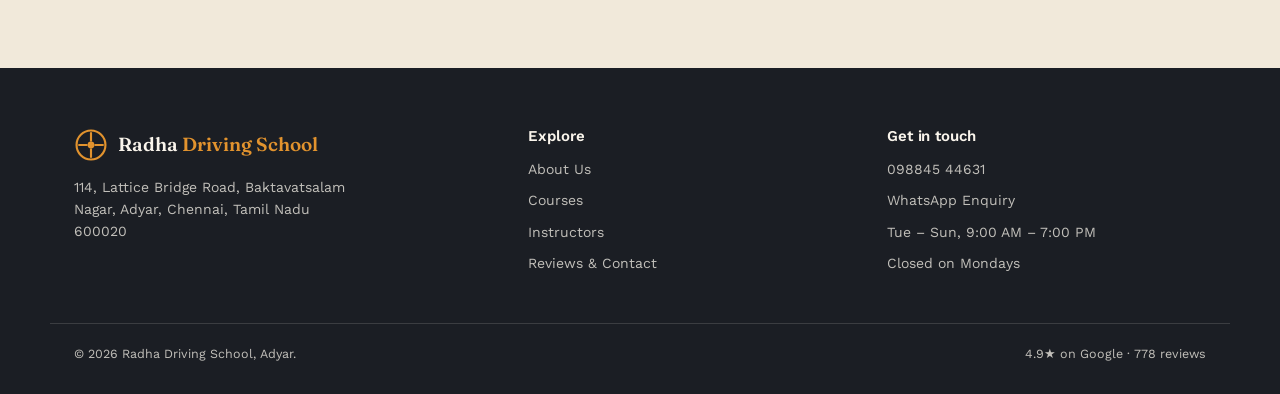
<file: contact.html>
<!DOCTYPE html>
<html lang="en">
<head>
<meta charset="UTF-8">
<meta name="viewport" content="width=device-width, initial-scale=1.0">
<title>Reviews &amp; Contact | Radha Driving School, Adyar Chennai</title>
<meta name="description" content="Read what learners say about Radha Driving School, and reach us on WhatsApp, phone or in person in Adyar, Chennai.">
<link rel="stylesheet" href="assets/style.css">
</head>
<body>

<div class="road-progress"><div class="road-progress-bar"></div></div>

<nav class="nav">
  <div class="nav-inner">
    <a href="index.html" class="brand">
      <svg class="brand-mark" viewBox="0 0 40 40" fill="none">
        <circle cx="20" cy="20" r="17" stroke="#E2932E" stroke-width="2.5"/>
        <circle cx="20" cy="20" r="4" fill="#E2932E"/>
        <path d="M20 6V15M20 25V34M6 20H15M25 20H34" stroke="#E2932E" stroke-width="2.5" stroke-linecap="round"/>
      </svg>
      <span class="brand-text">Radha <span>Driving School</span></span>
    </a>
    <ul class="nav-links">
      <li><a href="index.html">Home</a></li>
      <li><a href="about.html">About</a></li>
      <li><a href="courses.html">Courses</a></li>
      <li><a href="instructors.html">Instructors</a></li>
      <li><a href="contact.html" class="active">Reviews &amp; Contact</a></li>
    </ul>
    <div class="nav-cta">
      <a href="tel:+919884544631" class="btn btn-outline btn-text-only">Call Now</a>
      <a href="https://wa.me/919884544631" class="btn btn-primary">WhatsApp</a>
      <button class="nav-toggle" aria-label="Toggle menu" aria-expanded="false">☰</button>
    </div>
  </div>
</nav>
<div class="nav-backdrop"></div>

<header class="page-hero">
  <div class="container">
    <p class="eyebrow">Reviews &amp; Contact</p>
    <h1>4.9★ from 778 learners — and counting</h1>
    <div class="rating-row" style="margin-top:14px;">
      <span class="stars">★★★★★</span>
      <span style="color:rgba(250,245,236,0.85); font-size:15px;">4.9 average · 778 Google reviews</span>
    </div>
  </div>
</header>

<section class="section">
  <div class="container">
    <div class="grid grid-3 reveal-stagger">

      <div class="testi-card">
        <div class="testi-quote">"</div>
        <p class="body">Visiting from Europe with a licence but no real road practice, she describes the training here as genuinely rebuilding her confidence in Chennai traffic.</p>
        <div class="testi-foot"><div class="avatar">SR</div><div><div class="testi-name">Sree Ranjitha</div><div class="testi-role">10 reviews · Learner</div></div></div>
      </div>

      <div class="testi-card">
        <div class="testi-quote">"</div>
        <p class="body">"Instructors Chithra mam and Suresh sir patiently taught me each correction without making me nervous... super helpful."</p>
        <div class="testi-foot"><div class="avatar">A</div><div><div class="testi-name">Aathirai</div><div class="testi-role">Learner</div></div></div>
      </div>

      <div class="testi-card">
        <div class="testi-quote">"</div>
        <p class="body">"Instructor Mr. Augustin Ramesh was patient, professional and explained the concepts of driving in a clear manner."</p>
        <div class="testi-foot"><div class="avatar">AP</div><div><div class="testi-name">Arvind Prabhu</div><div class="testi-role">Learner, car training</div></div></div>
      </div>

      <div class="testi-card">
        <div class="testi-quote">"</div>
        <p class="body">Four friends who joined together after careful comparison found the teaching method reassuring, and appreciated how smoothly the RTO process was handled.</p>
        <div class="testi-foot"><div class="avatar">CL</div><div><div class="testi-name">CLRI Group</div><div class="testi-role">Car licence batch</div></div></div>
      </div>

      <div class="testi-card">
        <div class="testi-quote">"</div>
        <p class="body">Already able to balance a bike but too fearful of heavy traffic, she credits Sulochana madam with leading her through different traffic areas until she could ride alone with confidence.</p>
        <div class="testi-foot"><div class="avatar">L</div><div><div class="testi-name">Two‑wheeler learner</div><div class="testi-role">Google review</div></div></div>
      </div>

      <div class="testi-card">
        <div class="testi-quote">"</div>
        <p class="body">Credits instructor Kishore for excellent two- and four-wheeler training, with Vijayakumar and Suresh personally ensuring correct practice at the RTO.</p>
        <div class="testi-foot"><div class="avatar">R</div><div><div class="testi-name">Sulekha reviewer</div><div class="testi-role">Verified learner</div></div></div>
      </div>

    </div>
  </div>
</section>

<section class="section" style="background:var(--cream-2)">
  <div class="container">
    <div class="section-head reveal">
      <p class="eyebrow">Reviewers mention most</p>
      <h2 style="font-size:28px;">What 778 reviews actually talk about</h2>
    </div>
    <div class="grid grid-3 reveal-stagger">
      <div class="card center"><b style="font-family:var(--mono); font-size:30px; color:var(--sindoor);">187</b><p style="margin-top:6px;">mentions of confidence building</p></div>
      <div class="card center"><b style="font-family:var(--mono); font-size:30px; color:var(--sindoor);">28</b><p style="margin-top:6px;">mentions of 4‑wheeler driving</p></div>
      <div class="card center"><b style="font-family:var(--mono); font-size:30px; color:var(--sindoor);">16</b><p style="margin-top:6px;">mentions of flexible timings</p></div>
    </div>
  </div>
</section>

<section class="section">
  <div class="container two-col">
    <div class="reveal">
      <p class="eyebrow">Visit or reach out</p>
      <h2 style="font-size:30px; margin-top:10px;">Adyar, Chennai — near Adyar Signal</h2>
      <p style="margin-top:14px; color:var(--ink-soft);">114, Lattice Bridge Road, Baktavatsalam Nagar, Adyar, Chennai, Tamil Nadu 600020</p>
      <div class="divider"></div>
      <table class="hours-table">
        <tr class="closed"><td>Monday</td><td>Closed</td></tr>
        <tr><td>Tuesday</td><td>9:00 AM – 7:00 PM</td></tr>
        <tr><td>Wednesday</td><td>9:00 AM – 7:00 PM</td></tr>
        <tr><td>Thursday</td><td>9:00 AM – 7:00 PM</td></tr>
        <tr><td>Friday</td><td>9:00 AM – 7:00 PM</td></tr>
        <tr><td>Saturday</td><td>9:00 AM – 7:00 PM</td></tr>
        <tr><td>Sunday</td><td>9:00 AM – 7:00 PM</td></tr>
      </table>
      <div class="hero-ctas" style="margin-top:26px;">
        <a href="https://wa.me/919884544631" class="btn btn-primary">WhatsApp: 098845 44631</a>
        <a href="tel:+919884544631" class="btn btn-dark">Call Now</a>
      </div>
    </div>
    <div class="reveal">
      <div class="map-card">
        <iframe src="https://www.google.com/maps?q=114+Lattice+Bridge+Road+Baktavatsalam+Nagar+Adyar+Chennai+600020&output=embed" loading="lazy" referrerpolicy="no-referrer-when-downgrade"></iframe>
      </div>
    </div>
  </div>
</section>

<section class="section" style="background:var(--cream-2)">
  <div class="container">
    <div class="section-head reveal">
      <p class="eyebrow">Enquire</p>
      <h2 style="font-size:28px;">Tell us what you'd like to learn</h2>
      <p>This form is a demo — enquiries currently reach us fastest over WhatsApp or a direct call.</p>
    </div>
    <div class="two-col">
      <div class="form-card reveal">
        <form onsubmit="event.preventDefault(); window.location.href='https://wa.me/919884544631';">
          <div class="form-row">
            <label for="name">Your name</label>
            <input id="name" type="text" placeholder="e.g. Priya Kumar" required>
          </div>
          <div class="form-row">
            <label for="phone">Phone number</label>
            <input id="phone" type="tel" placeholder="e.g. 98xxx xxxxx" required>
          </div>
          <div class="form-row">
            <label for="course">Course interested in</label>
            <select id="course">
              <option>Four‑Wheeler</option>
              <option>Two‑Wheeler</option>
              <option>Gearless Three‑Wheeler</option>
              <option>Ladies‑Special Batch</option>
              <option>Simulation Class</option>
            </select>
          </div>
          <div class="form-row">
            <label for="message">Message (optional)</label>
            <textarea id="message" rows="3" placeholder="Preferred timing, any concerns..."></textarea>
          </div>
          <button type="submit" class="btn btn-primary" style="width:100%;">Send via WhatsApp →</button>
        </form>
      </div>
      <div class="reveal">
        <div class="badge-row" style="flex-direction:column; align-items:flex-start; gap:14px;">
          <span class="badge">🏅 Women‑owned business</span>
          <span class="badge">⭐ 4.9 rating from 778 reviews</span>
          <span class="badge">🗓️ Serving Adyar &amp; Chennai for 15+ years</span>
          <span class="badge">📍 2734+RR Chennai (Plus Code)</span>
        </div>
      </div>
    </div>
  </div>
</section>

<footer class="footer">
  <div class="container footer-grid">
    <div>
      <div class="brand" style="margin-bottom:14px;">
        <svg class="brand-mark" viewBox="0 0 40 40" fill="none">
          <circle cx="20" cy="20" r="17" stroke="#E2932E" stroke-width="2.5"/>
          <circle cx="20" cy="20" r="4" fill="#E2932E"/>
          <path d="M20 6V15M20 25V34M6 20H15M25 20H34" stroke="#E2932E" stroke-width="2.5" stroke-linecap="round"/>
        </svg>
        <span class="brand-text">Radha <span>Driving School</span></span>
      </div>
      <p style="max-width:280px; font-size:14px;">114, Lattice Bridge Road, Baktavatsalam Nagar, Adyar, Chennai, Tamil Nadu 600020</p>
    </div>
    <div>
      <h4>Explore</h4>
      <ul>
        <li><a href="about.html">About Us</a></li>
        <li><a href="courses.html">Courses</a></li>
        <li><a href="instructors.html">Instructors</a></li>
        <li><a href="contact.html">Reviews &amp; Contact</a></li>
      </ul>
    </div>
    <div>
      <h4>Get in touch</h4>
      <ul>
        <li><a href="tel:+919884544631">098845 44631</a></li>
        <li><a href="https://wa.me/919884544631">WhatsApp Enquiry</a></li>
        <li>Tue – Sun, 9:00 AM – 7:00 PM</li>
        <li>Closed on Mondays</li>
      </ul>
    </div>
  </div>
  <div class="container footer-bottom">
    <span>© 2026 Radha Driving School, Adyar.</span>
    <span>4.9★ on Google · 778 reviews</span>
  </div>
</footer>

<a href="https://wa.me/919884544631" class="float-whatsapp" aria-label="WhatsApp">
  <svg width="28" height="28" viewBox="0 0 24 24" fill="#fff"><path d="M12.04 2C6.58 2 2.13 6.45 2.13 11.91c0 1.75.46 3.39 1.26 4.82L2 22l5.42-1.36a9.9 9.9 0 0 0 4.62 1.14h.01c5.46 0 9.9-4.45 9.9-9.9 0-2.65-1.03-5.13-2.9-7.01A9.85 9.85 0 0 0 12.04 2zm0 18.02h-.01a8.2 8.2 0 0 1-4.18-1.15l-.3-.18-3.11.8.83-3.03-.2-.31a8.15 8.15 0 0 1-1.25-4.34c0-4.51 3.68-8.19 8.2-8.19 2.19 0 4.25.86 5.8 2.4a8.13 8.13 0 0 1 2.4 5.8c0 4.51-3.68 8.2-8.18 8.2zm4.49-6.13c-.24-.12-1.45-.71-1.68-.8-.22-.08-.39-.12-.55.12-.16.24-.63.8-.78.97-.14.16-.29.18-.53.06-.24-.12-1.02-.38-1.94-1.2-.72-.64-1.2-1.43-1.35-1.67-.14-.24-.02-.37.11-.49.11-.11.24-.29.36-.43.12-.14.16-.24.24-.4.08-.16.04-.3-.02-.42-.06-.12-.55-1.32-.75-1.81-.2-.48-.4-.41-.55-.42h-.47c-.16 0-.42.06-.64.3-.22.24-.84.82-.84 2s.86 2.32.98 2.48c.12.16 1.7 2.6 4.13 3.64.58.25 1.03.4 1.38.51.58.18 1.11.16 1.53.1.47-.07 1.45-.59 1.65-1.16.2-.57.2-1.06.14-1.16-.06-.1-.22-.16-.46-.28z"/></svg>
</a>

<script src="assets/main.js"></script>
</body>
</html>
</file>
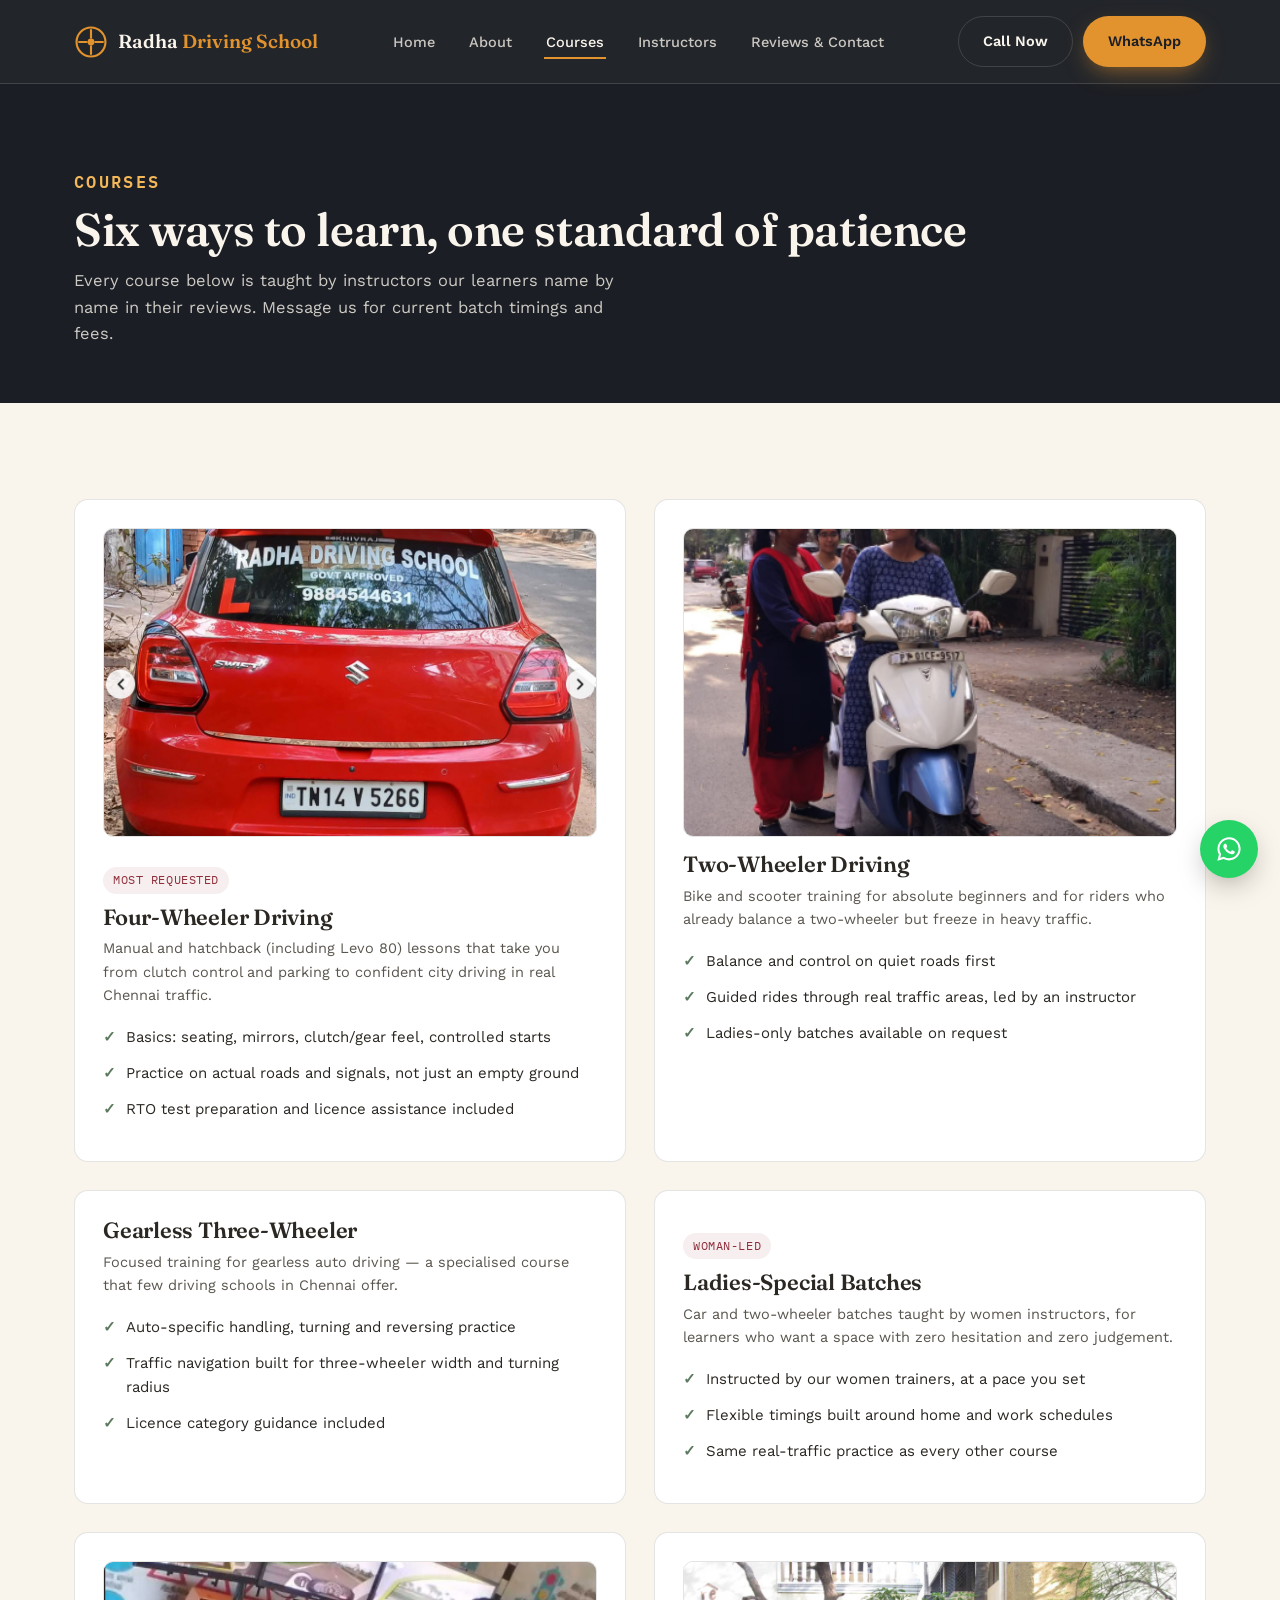
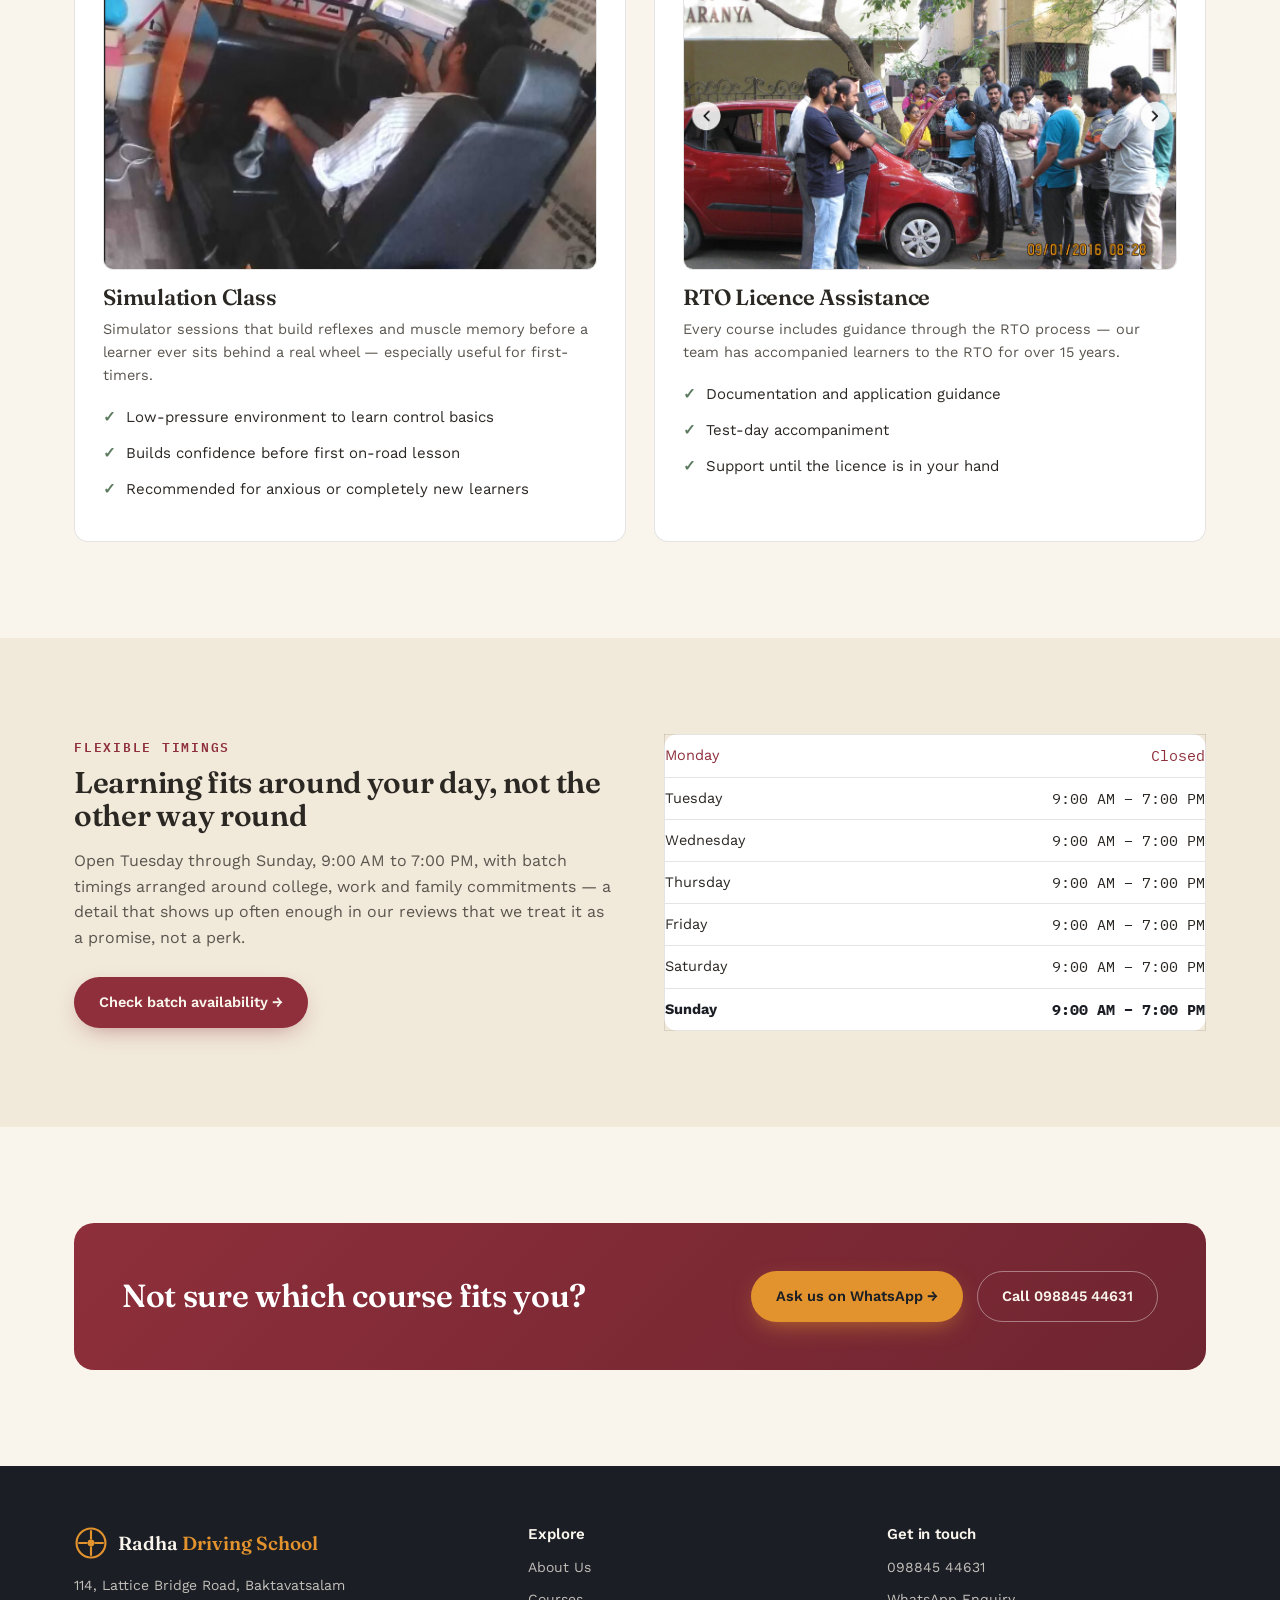
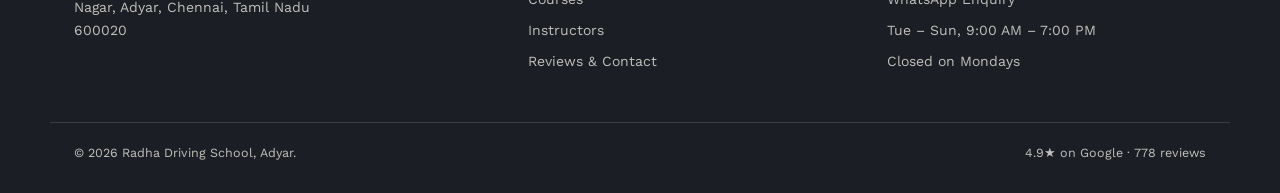
<file: courses.html>
<!DOCTYPE html>
<html lang="en">
<head>
<meta charset="UTF-8">
<meta name="viewport" content="width=device-width, initial-scale=1.0">
<title>Courses | Radha Driving School, Adyar Chennai</title>
<meta name="description" content="Four-wheeler, two-wheeler, gearless three-wheeler, ladies-special batches, simulation classes and RTO licence assistance at Radha Driving School, Adyar.">
<link rel="stylesheet" href="assets/style.css">
</head>
<body>

<div class="road-progress"><div class="road-progress-bar"></div></div>

<nav class="nav">
  <div class="nav-inner">
    <a href="index.html" class="brand">
      <svg class="brand-mark" viewBox="0 0 40 40" fill="none">
        <circle cx="20" cy="20" r="17" stroke="#E2932E" stroke-width="2.5"/>
        <circle cx="20" cy="20" r="4" fill="#E2932E"/>
        <path d="M20 6V15M20 25V34M6 20H15M25 20H34" stroke="#E2932E" stroke-width="2.5" stroke-linecap="round"/>
      </svg>
      <span class="brand-text">Radha <span>Driving School</span></span>
    </a>
    <ul class="nav-links">
      <li><a href="index.html">Home</a></li>
      <li><a href="about.html">About</a></li>
      <li><a href="courses.html" class="active">Courses</a></li>
      <li><a href="instructors.html">Instructors</a></li>
      <li><a href="contact.html">Reviews &amp; Contact</a></li>
    </ul>
    <div class="nav-cta">
      <a href="tel:+919884544631" class="btn btn-outline btn-text-only">Call Now</a>
      <a href="https://wa.me/919884544631" class="btn btn-primary">WhatsApp</a>
      <button class="nav-toggle" aria-label="Toggle menu" aria-expanded="false">☰</button>
    </div>
  </div>
</nav>
<div class="nav-backdrop"></div>

<header class="page-hero">
  <div class="container">
    <p class="eyebrow">Courses</p>
    <h1>Six ways to learn, one standard of patience</h1>
    <p>Every course below is taught by instructors our learners name by name in their reviews. Message us for current batch timings and fees.</p>
  </div>
</header>

<section class="section">
  <div class="container">
    <div class="grid grid-2" style="gap:28px;">

      <div class="card reveal">
        <div class="card-photo"><img src="images/car_driving.png" alt="Learner practising car driving with a Radha Driving School instructor" loading="lazy"></div>
        <span class="tagline-badge">Most requested</span>
        <h3 style="margin-top:12px; font-size:22px;">Four‑Wheeler Driving</h3>
        <p style="margin-top:8px;">Manual and hatchback (including Levo 80) lessons that take you from clutch control and parking to confident city driving in real Chennai traffic.</p>
        <ul class="list-check" style="margin-top:18px;">
          <li>Basics: seating, mirrors, clutch/gear feel, controlled starts</li>
          <li>Practice on actual roads and signals, not just an empty ground</li>
          <li>RTO test preparation and licence assistance included</li>
        </ul>
      </div>

      <div class="card reveal">
        <div class="card-photo"><img src="images/bike_driving.png" alt="Learner practising two-wheeler driving with a Radha Driving School instructor" loading="lazy"></div>
        <h3 style="font-size:22px;">Two‑Wheeler Driving</h3>
        <p style="margin-top:8px;">Bike and scooter training for absolute beginners and for riders who already balance a two-wheeler but freeze in heavy traffic.</p>
        <ul class="list-check" style="margin-top:18px;">
          <li>Balance and control on quiet roads first</li>
          <li>Guided rides through real traffic areas, led by an instructor</li>
          <li>Ladies-only batches available on request</li>
        </ul>
      </div>

      <div class="card reveal">
        <h3 style="font-size:22px;">Gearless Three‑Wheeler</h3>
        <p style="margin-top:8px;">Focused training for gearless auto driving — a specialised course that few driving schools in Chennai offer.</p>
        <ul class="list-check" style="margin-top:18px;">
          <li>Auto-specific handling, turning and reversing practice</li>
          <li>Traffic navigation built for three-wheeler width and turning radius</li>
          <li>Licence category guidance included</li>
        </ul>
      </div>

      <div class="card reveal">
        <span class="tagline-badge">Woman-led</span>
        <h3 style="margin-top:12px; font-size:22px;">Ladies‑Special Batches</h3>
        <p style="margin-top:8px;">Car and two-wheeler batches taught by women instructors, for learners who want a space with zero hesitation and zero judgement.</p>
        <ul class="list-check" style="margin-top:18px;">
          <li>Instructed by our women trainers, at a pace you set</li>
          <li>Flexible timings built around home and work schedules</li>
          <li>Same real-traffic practice as every other course</li>
        </ul>
      </div>

      <div class="card reveal">
        <div class="card-photo"><img src="images/similation_driving.png" alt="Learner training on a driving simulator at Radha Driving School" loading="lazy"></div>
        <h3 style="font-size:22px;">Simulation Class</h3>
        <p style="margin-top:8px;">Simulator sessions that build reflexes and muscle memory before a learner ever sits behind a real wheel — especially useful for first-timers.</p>
        <ul class="list-check" style="margin-top:18px;">
          <li>Low-pressure environment to learn control basics</li>
          <li>Builds confidence before first on-road lesson</li>
          <li>Recommended for anxious or completely new learners</li>
        </ul>
      </div>

      <div class="card reveal">
        <div class="card-photo"><img src="images/theory_class.png" alt="Classroom theory session preparing learners for the RTO test" loading="lazy"></div>
        <h3 style="font-size:22px;">RTO Licence Assistance</h3>
        <p style="margin-top:8px;">Every course includes guidance through the RTO process — our team has accompanied learners to the RTO for over 15 years.</p>
        <ul class="list-check" style="margin-top:18px;">
          <li>Documentation and application guidance</li>
          <li>Test-day accompaniment</li>
          <li>Support until the licence is in your hand</li>
        </ul>
      </div>

    </div>
  </div>
</section>

<section class="section" style="background:var(--cream-2)">
  <div class="container two-col">
    <div class="reveal">
      <p class="eyebrow">Flexible timings</p>
      <h2 style="font-size:30px; margin-top:10px;">Learning fits around your day, not the other way round</h2>
      <p style="margin-top:16px; color:var(--ink-soft); font-size:16px;">
        Open Tuesday through Sunday, 9:00 AM to 7:00 PM, with batch timings arranged around college, work and family
        commitments — a detail that shows up often enough in our reviews that we treat it as a promise, not a perk.
      </p>
      <div class="hero-ctas" style="margin-top:26px;">
        <a href="https://wa.me/919884544631" class="btn btn-sindoor">Check batch availability →</a>
      </div>
    </div>
    <div class="reveal">
      <table class="hours-table" style="background:#fff; border-radius:14px; padding:24px; border:1px solid var(--line);">
        <tr class="closed"><td>Monday</td><td>Closed</td></tr>
        <tr><td>Tuesday</td><td>9:00 AM – 7:00 PM</td></tr>
        <tr><td>Wednesday</td><td>9:00 AM – 7:00 PM</td></tr>
        <tr><td>Thursday</td><td>9:00 AM – 7:00 PM</td></tr>
        <tr><td>Friday</td><td>9:00 AM – 7:00 PM</td></tr>
        <tr><td>Saturday</td><td>9:00 AM – 7:00 PM</td></tr>
        <tr class="today"><td>Sunday</td><td>9:00 AM – 7:00 PM</td></tr>
      </table>
    </div>
  </div>
</section>

<section class="section">
  <div class="container">
    <div class="cta-band reveal">
      <h2>Not sure which course fits you?</h2>
      <div class="cta-actions">
        <a href="https://wa.me/919884544631" class="btn btn-primary">Ask us on WhatsApp →</a>
        <a href="tel:+919884544631" class="btn btn-outline" style="border-color:rgba(255,255,255,.4)">Call 098845 44631</a>
      </div>
    </div>
  </div>
</section>

<footer class="footer">
  <div class="container footer-grid">
    <div>
      <div class="brand" style="margin-bottom:14px;">
        <svg class="brand-mark" viewBox="0 0 40 40" fill="none">
          <circle cx="20" cy="20" r="17" stroke="#E2932E" stroke-width="2.5"/>
          <circle cx="20" cy="20" r="4" fill="#E2932E"/>
          <path d="M20 6V15M20 25V34M6 20H15M25 20H34" stroke="#E2932E" stroke-width="2.5" stroke-linecap="round"/>
        </svg>
        <span class="brand-text">Radha <span>Driving School</span></span>
      </div>
      <p style="max-width:280px; font-size:14px;">114, Lattice Bridge Road, Baktavatsalam Nagar, Adyar, Chennai, Tamil Nadu 600020</p>
    </div>
    <div>
      <h4>Explore</h4>
      <ul>
        <li><a href="about.html">About Us</a></li>
        <li><a href="courses.html">Courses</a></li>
        <li><a href="instructors.html">Instructors</a></li>
        <li><a href="contact.html">Reviews &amp; Contact</a></li>
      </ul>
    </div>
    <div>
      <h4>Get in touch</h4>
      <ul>
        <li><a href="tel:+919884544631">098845 44631</a></li>
        <li><a href="https://wa.me/919884544631">WhatsApp Enquiry</a></li>
        <li>Tue – Sun, 9:00 AM – 7:00 PM</li>
        <li>Closed on Mondays</li>
      </ul>
    </div>
  </div>
  <div class="container footer-bottom">
    <span>© 2026 Radha Driving School, Adyar.</span>
    <span>4.9★ on Google · 778 reviews</span>
  </div>
</footer>

<a href="https://wa.me/919884544631" class="float-whatsapp" aria-label="WhatsApp">
  <svg width="28" height="28" viewBox="0 0 24 24" fill="#fff"><path d="M12.04 2C6.58 2 2.13 6.45 2.13 11.91c0 1.75.46 3.39 1.26 4.82L2 22l5.42-1.36a9.9 9.9 0 0 0 4.62 1.14h.01c5.46 0 9.9-4.45 9.9-9.9 0-2.65-1.03-5.13-2.9-7.01A9.85 9.85 0 0 0 12.04 2zm0 18.02h-.01a8.2 8.2 0 0 1-4.18-1.15l-.3-.18-3.11.8.83-3.03-.2-.31a8.15 8.15 0 0 1-1.25-4.34c0-4.51 3.68-8.19 8.2-8.19 2.19 0 4.25.86 5.8 2.4a8.13 8.13 0 0 1 2.4 5.8c0 4.51-3.68 8.2-8.18 8.2zm4.49-6.13c-.24-.12-1.45-.71-1.68-.8-.22-.08-.39-.12-.55.12-.16.24-.63.8-.78.97-.14.16-.29.18-.53.06-.24-.12-1.02-.38-1.94-1.2-.72-.64-1.2-1.43-1.35-1.67-.14-.24-.02-.37.11-.49.11-.11.24-.29.36-.43.12-.14.16-.24.24-.4.08-.16.04-.3-.02-.42-.06-.12-.55-1.32-.75-1.81-.2-.48-.4-.41-.55-.42h-.47c-.16 0-.42.06-.64.3-.22.24-.84.82-.84 2s.86 2.32.98 2.48c.12.16 1.7 2.6 4.13 3.64.58.25 1.03.4 1.38.51.58.18 1.11.16 1.53.1.47-.07 1.45-.59 1.65-1.16.2-.57.2-1.06.14-1.16-.06-.1-.22-.16-.46-.28z"/></svg>
</a>

<script src="assets/main.js"></script>
</body>
</html>
</file>
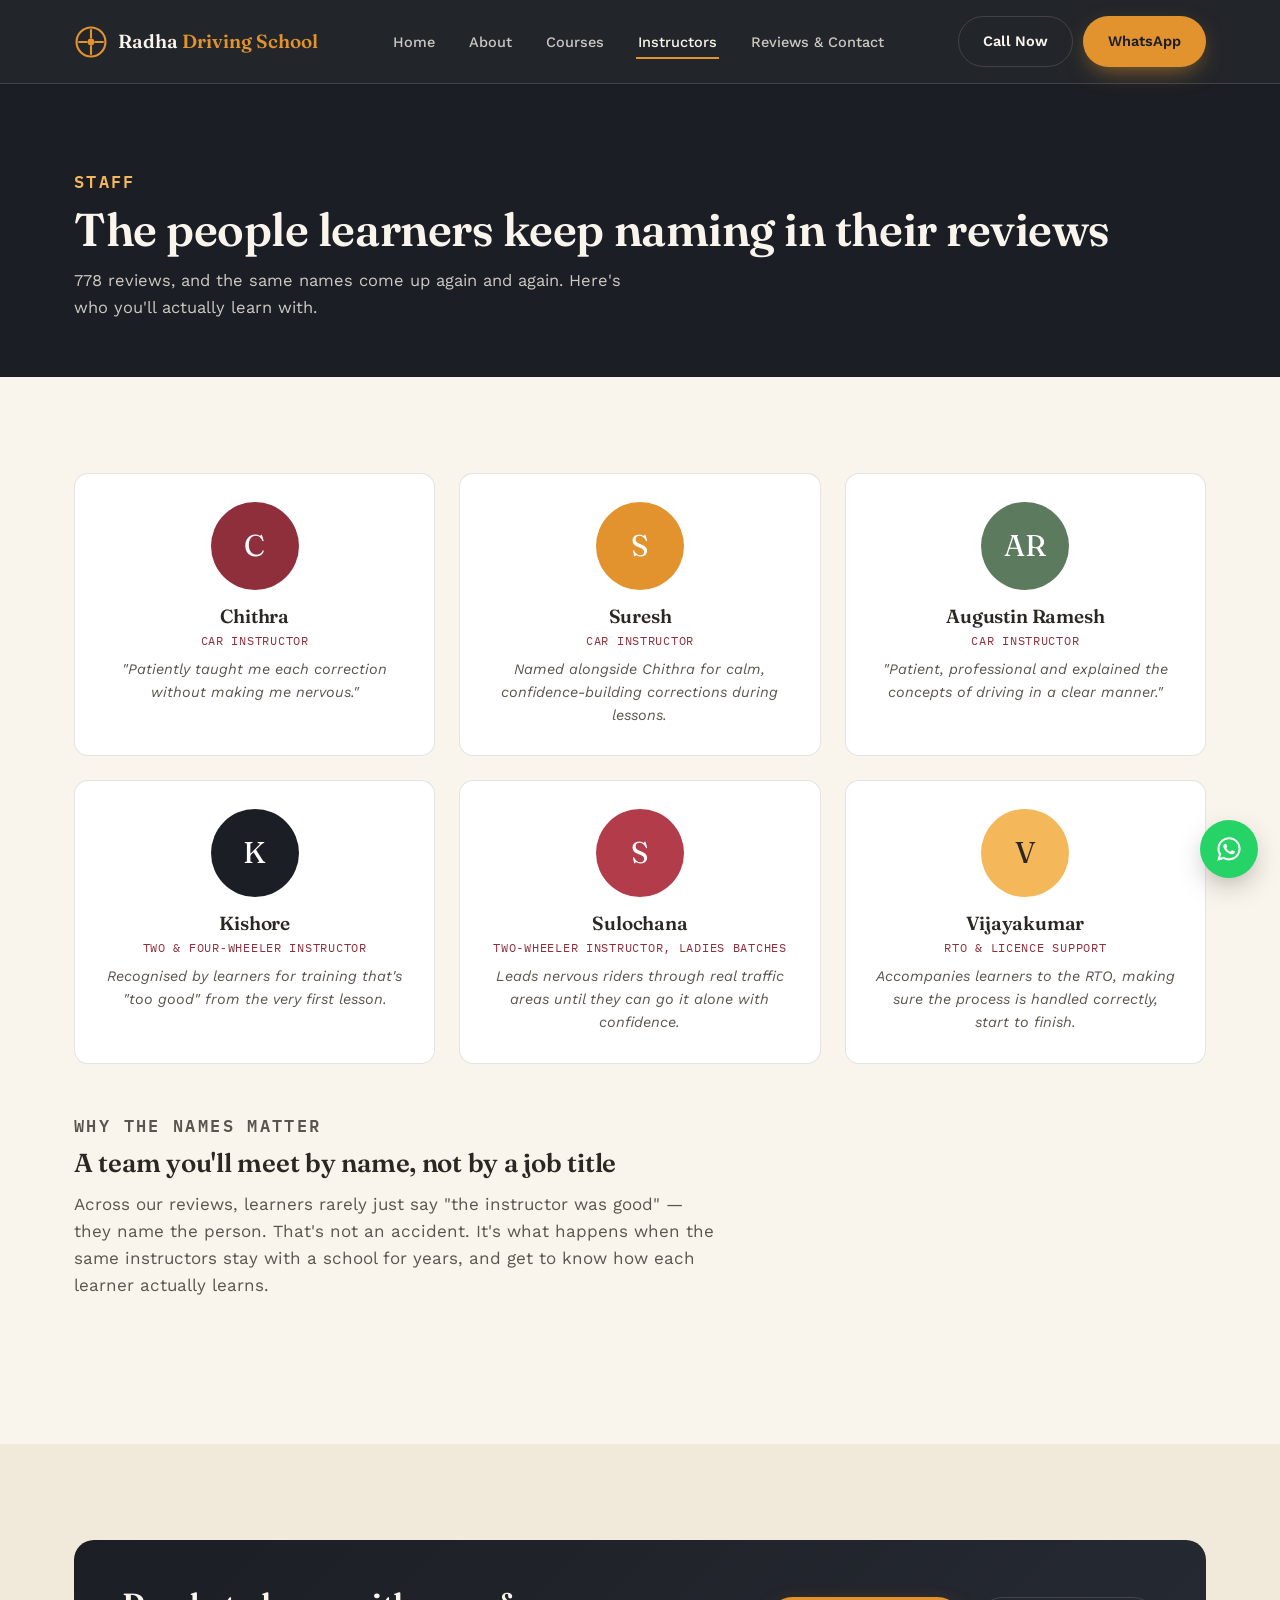
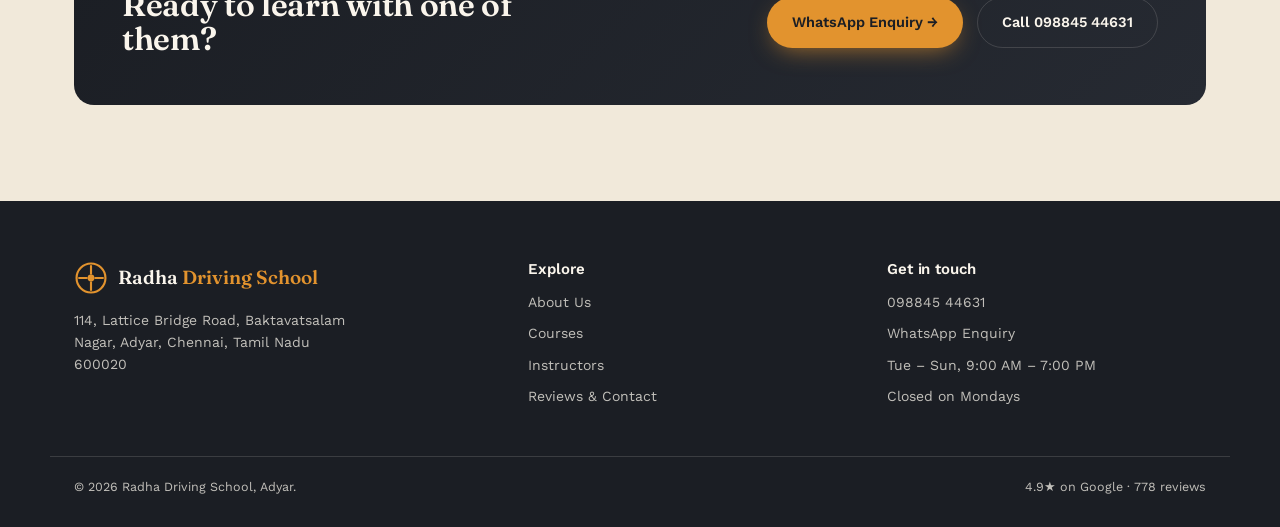
<file: instructors.html>
<!DOCTYPE html>
<html lang="en">
<head>
<meta charset="UTF-8">
<meta name="viewport" content="width=device-width, initial-scale=1.0">
<title>Our Instructors | Radha Driving School, Adyar Chennai</title>
<meta name="description" content="Meet the instructors and support team behind Radha Driving School's 4.9★ rating — named by learners, review after review.">
<link rel="stylesheet" href="assets/style.css">
</head>
<body>

<div class="road-progress"><div class="road-progress-bar"></div></div>

<nav class="nav">
  <div class="nav-inner">
    <a href="index.html" class="brand">
      <svg class="brand-mark" viewBox="0 0 40 40" fill="none">
        <circle cx="20" cy="20" r="17" stroke="#E2932E" stroke-width="2.5"/>
        <circle cx="20" cy="20" r="4" fill="#E2932E"/>
        <path d="M20 6V15M20 25V34M6 20H15M25 20H34" stroke="#E2932E" stroke-width="2.5" stroke-linecap="round"/>
      </svg>
      <span class="brand-text">Radha <span>Driving School</span></span>
    </a>
    <ul class="nav-links">
      <li><a href="index.html">Home</a></li>
      <li><a href="about.html">About</a></li>
      <li><a href="courses.html">Courses</a></li>
      <li><a href="instructors.html" class="active">Instructors</a></li>
      <li><a href="contact.html">Reviews &amp; Contact</a></li>
    </ul>
    <div class="nav-cta">
      <a href="tel:+919884544631" class="btn btn-outline btn-text-only">Call Now</a>
      <a href="https://wa.me/919884544631" class="btn btn-primary">WhatsApp</a>
      <button class="nav-toggle" aria-label="Toggle menu" aria-expanded="false">☰</button>
    </div>
  </div>
</nav>
<div class="nav-backdrop"></div>

<header class="page-hero">
  <div class="container">
    <p class="eyebrow">Staff</p>
    <h1>The people learners keep naming in their reviews</h1>
    <p>778 reviews, and the same names come up again and again. Here's who you'll actually learn with.</p>
  </div>
</header>

<section class="section">
  <div class="container">
    <div class="grid grid-3 reveal-stagger">

      <div class="card instructor-card">
        <div class="instructor-avatar" style="background:var(--sindoor);">C</div>
        <h3>Chithra</h3>
        <div class="instructor-role">Car Instructor</div>
        <p class="instructor-quote">"Patiently taught me each correction without making me nervous."</p>
      </div>

      <div class="card instructor-card">
        <div class="instructor-avatar" style="background:var(--marigold);">S</div>
        <h3>Suresh</h3>
        <div class="instructor-role">Car Instructor</div>
        <p class="instructor-quote">Named alongside Chithra for calm, confidence-building corrections during lessons.</p>
      </div>

      <div class="card instructor-card">
        <div class="instructor-avatar" style="background:var(--sage);">AR</div>
        <h3>Augustin Ramesh</h3>
        <div class="instructor-role">Car Instructor</div>
        <p class="instructor-quote">"Patient, professional and explained the concepts of driving in a clear manner."</p>
      </div>

      <div class="card instructor-card">
        <div class="instructor-avatar" style="background:var(--asphalt);">K</div>
        <h3>Kishore</h3>
        <div class="instructor-role">Two &amp; Four‑Wheeler Instructor</div>
        <p class="instructor-quote">Recognised by learners for training that's "too good" from the very first lesson.</p>
      </div>

      <div class="card instructor-card">
        <div class="instructor-avatar" style="background:var(--sindoor-2);">S</div>
        <h3>Sulochana</h3>
        <div class="instructor-role">Two‑Wheeler Instructor, Ladies Batches</div>
        <p class="instructor-quote">Leads nervous riders through real traffic areas until they can go it alone with confidence.</p>
      </div>

      <div class="card instructor-card">
        <div class="instructor-avatar" style="background:var(--marigold-2); color:#2B2723;">V</div>
        <h3>Vijayakumar</h3>
        <div class="instructor-role">RTO &amp; Licence Support</div>
        <p class="instructor-quote">Accompanies learners to the RTO, making sure the process is handled correctly, start to finish.</p>
      </div>

    </div>

    <div class="section-head reveal mt-lg">
      <p class="eyebrow">Why the names matter</p>
      <h2 style="font-size:26px;">A team you'll meet by name, not by a job title</h2>
      <p>Across our reviews, learners rarely just say "the instructor was good" — they name the person. That's not an accident.
      It's what happens when the same instructors stay with a school for years, and get to know how each learner actually learns.</p>
    </div>
  </div>
</section>

<section class="section" style="background:var(--cream-2)">
  <div class="container">
    <div class="cta-band reveal" style="background:linear-gradient(135deg, var(--asphalt), var(--asphalt-2)); color:var(--cream);">
      <h2 style="color:var(--cream);">Ready to learn with one of them?</h2>
      <div class="cta-actions">
        <a href="https://wa.me/919884544631" class="btn btn-primary">WhatsApp Enquiry →</a>
        <a href="tel:+919884544631" class="btn btn-outline">Call 098845 44631</a>
      </div>
    </div>
  </div>
</section>

<footer class="footer">
  <div class="container footer-grid">
    <div>
      <div class="brand" style="margin-bottom:14px;">
        <svg class="brand-mark" viewBox="0 0 40 40" fill="none">
          <circle cx="20" cy="20" r="17" stroke="#E2932E" stroke-width="2.5"/>
          <circle cx="20" cy="20" r="4" fill="#E2932E"/>
          <path d="M20 6V15M20 25V34M6 20H15M25 20H34" stroke="#E2932E" stroke-width="2.5" stroke-linecap="round"/>
        </svg>
        <span class="brand-text">Radha <span>Driving School</span></span>
      </div>
      <p style="max-width:280px; font-size:14px;">114, Lattice Bridge Road, Baktavatsalam Nagar, Adyar, Chennai, Tamil Nadu 600020</p>
    </div>
    <div>
      <h4>Explore</h4>
      <ul>
        <li><a href="about.html">About Us</a></li>
        <li><a href="courses.html">Courses</a></li>
        <li><a href="instructors.html">Instructors</a></li>
        <li><a href="contact.html">Reviews &amp; Contact</a></li>
      </ul>
    </div>
    <div>
      <h4>Get in touch</h4>
      <ul>
        <li><a href="tel:+919884544631">098845 44631</a></li>
        <li><a href="https://wa.me/919884544631">WhatsApp Enquiry</a></li>
        <li>Tue – Sun, 9:00 AM – 7:00 PM</li>
        <li>Closed on Mondays</li>
      </ul>
    </div>
  </div>
  <div class="container footer-bottom">
    <span>© 2026 Radha Driving School, Adyar.</span>
    <span>4.9★ on Google · 778 reviews</span>
  </div>
</footer>

<a href="https://wa.me/919884544631" class="float-whatsapp" aria-label="WhatsApp">
  <svg width="28" height="28" viewBox="0 0 24 24" fill="#fff"><path d="M12.04 2C6.58 2 2.13 6.45 2.13 11.91c0 1.75.46 3.39 1.26 4.82L2 22l5.42-1.36a9.9 9.9 0 0 0 4.62 1.14h.01c5.46 0 9.9-4.45 9.9-9.9 0-2.65-1.03-5.13-2.9-7.01A9.85 9.85 0 0 0 12.04 2zm0 18.02h-.01a8.2 8.2 0 0 1-4.18-1.15l-.3-.18-3.11.8.83-3.03-.2-.31a8.15 8.15 0 0 1-1.25-4.34c0-4.51 3.68-8.19 8.2-8.19 2.19 0 4.25.86 5.8 2.4a8.13 8.13 0 0 1 2.4 5.8c0 4.51-3.68 8.2-8.18 8.2zm4.49-6.13c-.24-.12-1.45-.71-1.68-.8-.22-.08-.39-.12-.55.12-.16.24-.63.8-.78.97-.14.16-.29.18-.53.06-.24-.12-1.02-.38-1.94-1.2-.72-.64-1.2-1.43-1.35-1.67-.14-.24-.02-.37.11-.49.11-.11.24-.29.36-.43.12-.14.16-.24.24-.4.08-.16.04-.3-.02-.42-.06-.12-.55-1.32-.75-1.81-.2-.48-.4-.41-.55-.42h-.47c-.16 0-.42.06-.64.3-.22.24-.84.82-.84 2s.86 2.32.98 2.48c.12.16 1.7 2.6 4.13 3.64.58.25 1.03.4 1.38.51.58.18 1.11.16 1.53.1.47-.07 1.45-.59 1.65-1.16.2-.57.2-1.06.14-1.16-.06-.1-.22-.16-.46-.28z"/></svg>
</a>

<script src="assets/main.js"></script>
</body>
</html>
</file>
<file: assets/style.css>
/* ================================================================
   Radha Driving School — Premium site stylesheet
   Palette: asphalt / cream / marigold / sindoor / sage
   ================================================================ */

@import url('https://fonts.googleapis.com/css2?family=Fraunces:opsz,wght@9..144,400;9..144,500;9..144,600;9..144,700&family=Work+Sans:wght@400;500;600;700&family=IBM+Plex+Mono:wght@500;600&display=swap');

:root{
  --asphalt: #1B1E24;
  --asphalt-2: #262A32;
  --cream: #FAF5EC;
  --cream-2: #F1E9DA;
  --marigold: #E2932E;
  --marigold-2: #F4B759;
  --sindoor: #8E2F3B;
  --sindoor-2: #B23C4A;
  --ink: #2B2723;
  --ink-soft: #5A554E;
  --sage: #5B7A5E;
  --line: rgba(43,39,35,0.12);
  --line-dark: rgba(250,245,236,0.14);

  --display: 'Fraunces', serif;
  --body: 'Work Sans', sans-serif;
  --mono: 'IBM Plex Mono', monospace;

  --container: 1180px;
  --radius: 14px;
  --ease: cubic-bezier(.22,.61,.36,1);
}

*,*::before,*::after{ box-sizing: border-box; }
html{ scroll-behavior: smooth; }
@media (prefers-reduced-motion: reduce){
  html{ scroll-behavior: auto; }
  *,*::before,*::after{ animation-duration: 0.001ms !important; animation-iteration-count: 1 !important; transition-duration: 0.001ms !important; scroll-behavior: auto !important; }
}

body{
  margin:0;
  font-family: var(--body);
  background: var(--cream);
  color: var(--ink);
  line-height:1.6;
  -webkit-font-smoothing:antialiased;
}

img{ max-width:100%; display:block; }
a{ color:inherit; text-decoration:none; }
ul{ margin:0; padding:0; list-style:none; }
h1,h2,h3,h4{ font-family: var(--display); margin:0; line-height:1.08; font-weight:600; letter-spacing:-0.01em; }
p{ margin:0; }

:focus-visible{ outline: 3px solid var(--marigold); outline-offset: 3px; }

.container{ max-width: var(--container); margin:0 auto; padding: 0 24px; }
.eyebrow{
  font-family: var(--mono); font-size: 12.5px; letter-spacing:.14em; text-transform:uppercase;
  color: var(--sindoor); font-weight:600;
}
.eyebrow.light{ color: var(--marigold-2); }
.section{ padding: 96px 0; }
@media (max-width: 720px){ .section{ padding: 64px 0; } }
.section-head{ max-width: 640px; margin-bottom: 48px; }
.section-head h2{ font-size: clamp(28px, 4vw, 42px); margin-top:10px; }
.section-head p{ margin-top:14px; color: var(--ink-soft); font-size: 17px; }

/* ---------- Scroll progress (road-line) ---------- */
.road-progress{
  position: fixed; top:0; left:0; height:3px; width:100%; z-index:1000;
  background: transparent;
}
.road-progress-bar{
  height:100%; width:0%; background: repeating-linear-gradient(90deg, var(--marigold) 0 14px, transparent 14px 22px);
  transition: width .08s linear;
}

/* ---------- Nav ---------- */
.nav{
  position: sticky; top:0; z-index: 900;
  background: rgba(27,30,36,0.97);
  border-bottom: 1px solid var(--line-dark);
}
.nav-inner{ display:flex; align-items:center; justify-content:space-between; padding: 16px 24px; max-width: var(--container); margin:0 auto; }
.brand{ display:flex; align-items:center; gap:10px; color: var(--cream); }
.brand-mark{ width:34px; height:34px; flex-shrink:0; }
.brand-text{ font-family: var(--display); font-size:19px; font-weight:600; color: var(--cream); }
.brand-text span{ color: var(--marigold); }
.nav-links{ display:flex; gap: 30px; }
.nav-links a{
  color: rgba(250,245,236,0.78); font-size: 14.5px; font-weight:500; position:relative; padding: 6px 2px;
  transition: color .2s var(--ease);
}
.nav-links a:hover, .nav-links a.active{ color: var(--cream); }
.nav-links a.active::after{
  content:''; position:absolute; left:0; right:0; bottom:-2px; height:2px; background: var(--marigold);
}
.nav-cta{ display:flex; align-items:center; gap:10px; }
.nav-toggle{ display:none; background:none; border:none; color:var(--cream); font-size:26px; cursor:pointer; }
.nav-backdrop{
  position:fixed; inset:0; background:rgba(0,0,0,0.45); z-index:898;
  opacity:0; pointer-events:none; transition: opacity .3s var(--ease);
}
.nav-backdrop.open{ opacity:1; pointer-events:auto; }

@media (max-width: 860px){
  .nav-links{
    position:fixed; top:66px; right:0; bottom:0; width:min(300px, 82vw); background: var(--asphalt);
    flex-direction:column; padding: 30px 24px; gap:22px;
    clip-path: inset(0 0 0 100%); pointer-events:none;
    transition: clip-path .35s var(--ease);
    z-index: 899;
    box-shadow: -12px 0 40px -12px rgba(0,0,0,.4);
  }
  .nav-links.open{
    clip-path: inset(0 0 0 0); pointer-events:auto;
  }
  .nav-toggle{ display:block; }
  .nav-cta .btn-text-only{ display:none; }
}

/* ---------- Buttons ---------- */
.btn{
  display:inline-flex; align-items:center; gap:9px; justify-content:center;
  font-weight:600; font-size:14.5px; padding: 13px 24px; border-radius: 999px;
  border: 1px solid transparent; cursor:pointer; transition: transform .22s var(--ease), box-shadow .22s var(--ease), background .22s;
  white-space: nowrap;
}
.btn:hover{ transform: translateY(-2px); }
.btn-primary{ background: var(--marigold); color: var(--asphalt); box-shadow: 0 8px 24px -8px rgba(226,147,46,0.7); }
.btn-primary:hover{ background: var(--marigold-2); }
.btn-outline{ background: transparent; color: var(--cream); border-color: var(--line-dark); }
.btn-outline:hover{ border-color: var(--marigold); color: var(--marigold-2); }
.btn-dark{ background: var(--asphalt); color: var(--cream); }
.btn-dark:hover{ background: var(--asphalt-2); }
.btn-sindoor{ background: var(--sindoor); color: var(--cream); box-shadow: 0 8px 24px -10px rgba(142,47,59,0.6); }
.btn-sindoor:hover{ background: var(--sindoor-2); }

/* ---------- Hero ---------- */
.hero{
  position:relative; background: var(--asphalt); color: var(--cream); overflow:hidden;
  padding: 84px 0 60px;
}
.hero-grid{ display:grid; grid-template-columns: 1.05fr .95fr; gap:40px; align-items:center; position:relative; z-index:2; }
@media (max-width: 940px){ .hero-grid{ grid-template-columns: 1fr; } }
.hero h1{ font-size: clamp(34px, 5.4vw, 60px); color: var(--cream); }
.hero h1 em{ font-style:italic; color: var(--marigold-2); }
.hero-sub{ margin-top:20px; font-size:18px; color: rgba(250,245,236,0.82); max-width: 520px; }
.hero-ctas{ display:flex; gap:14px; margin-top:32px; flex-wrap:wrap; }

.stat-chips{ display:flex; gap:14px; margin-top:40px; flex-wrap:wrap; }
.chip{
  background: rgba(250,245,236,0.06); border:1px solid var(--line-dark); border-radius:12px;
  padding: 12px 16px; min-width:120px;
}
.chip b{ font-family: var(--mono); font-size:22px; color: var(--marigold-2); display:block; }
.chip span{ font-size:12.5px; color: rgba(250,245,236,0.65); }

.road-wrap{ position:relative; }
.road-svg{ width:100%; height:auto; }
.road-path{ fill:none; stroke: var(--marigold); stroke-width:3; stroke-linecap:round; stroke-dasharray: 1400; stroke-dashoffset: 1400; transition: stroke-dashoffset 2.2s var(--ease); }
.road-path.drawn{ stroke-dashoffset:0; }
.road-dash{ fill:none; stroke: rgba(250,245,236,0.35); stroke-width:1.5; stroke-dasharray:6 10; }
.road-dot{ fill: var(--cream); }
.road-marker{ fill: var(--sindoor); }

/* ---------- Marquee tag cloud ---------- */
.tagstrip{ background: var(--cream-2); border-top:1px solid var(--line); border-bottom:1px solid var(--line); overflow:hidden; padding: 18px 0; }
.tagstrip-track{ display:flex; gap:14px; width:max-content; animation: scrollTags 32s linear infinite; }
.tagstrip:hover .tagstrip-track{ animation-play-state: paused; }
@keyframes scrollTags{ from{ transform: translateX(0);} to{ transform: translateX(-50%);} }
.tag-pill{
  display:flex; align-items:center; gap:8px; background: var(--cream); border:1px solid var(--line);
  padding:9px 16px; border-radius:999px; font-size:13.5px; white-space:nowrap;
}
.tag-pill b{ font-family: var(--mono); color: var(--sindoor); }

/* ---------- Journey (signature) ---------- */
.journey{ position:relative; }
.journey-line{
  position:absolute; left:29px; top:12px; bottom:12px; width:2px;
  background: repeating-linear-gradient(180deg, var(--marigold) 0 10px, transparent 10px 18px);
}
@media (max-width:720px){ .journey-line{ left:21px; } }
.journey-steps{ display:flex; flex-direction:column; gap:36px; }
.journey-step{ position:relative; padding-left: 76px; }
@media (max-width:720px){ .journey-step{ padding-left: 56px; } }
.journey-num{
  position:absolute; left:0; top:0; width:60px; height:60px; border-radius:50%;
  background: var(--asphalt); color: var(--marigold-2); font-family: var(--mono); font-weight:600;
  display:flex; align-items:center; justify-content:center; font-size:18px; border: 3px solid var(--cream);
  box-shadow: 0 0 0 2px var(--line);
}
@media (max-width:720px){ .journey-num{ width:44px; height:44px; font-size:14px; } }
.journey-step h3{ font-size:20px; }
.journey-step p{ color: var(--ink-soft); margin-top:6px; max-width:520px; }

/* ---------- Cards ---------- */
.grid{ display:grid; gap:24px; }
.grid-3{ grid-template-columns: repeat(3,1fr); }
.grid-2{ grid-template-columns: repeat(2,1fr); }
@media (max-width: 900px){ .grid-3{ grid-template-columns: repeat(2,1fr);} }
@media (max-width: 640px){ .grid-3, .grid-2{ grid-template-columns: 1fr;} }

.card{
  background:#fff; border:1px solid var(--line); border-radius: var(--radius); padding:28px;
  transition: transform .3s var(--ease), box-shadow .3s var(--ease);
}
.card:hover{ transform: translateY(-6px); box-shadow: 0 20px 40px -20px rgba(27,30,36,0.25); }
.card-icon{ width:44px; height:44px; border-radius:10px; background: var(--cream-2); display:flex; align-items:center; justify-content:center; margin-bottom:16px; }
.card h3{ font-size:19px; }
.card p{ color: var(--ink-soft); font-size:14.5px; margin-top:8px; }
.tagline-badge{
  display:inline-block; font-family: var(--mono); font-size:11.5px; letter-spacing:.05em; text-transform:uppercase;
  color: var(--sindoor); background: rgba(142,47,59,0.08); padding:4px 10px; border-radius:999px; margin-top:14px;
}

/* ---------- Testimonials ---------- */
.testi-card{ background: var(--asphalt); color: var(--cream); border-radius: var(--radius); padding:30px; position:relative; }
.testi-quote{ font-family: var(--display); font-size:36px; color: var(--marigold); line-height:1; }
.testi-card p.body{ margin-top: 4px; font-size:15.5px; color: rgba(250,245,236,0.88); }
.testi-foot{ margin-top:20px; display:flex; align-items:center; gap:12px; }
.avatar{
  width:42px; height:42px; border-radius:50%; background: var(--sindoor); color:#fff;
  display:flex; align-items:center; justify-content:center; font-family: var(--mono); font-weight:600; font-size:15px;
}
.testi-name{ font-weight:600; font-size:14.5px; }
.testi-role{ font-size:12.5px; color: rgba(250,245,236,0.6); }

/* ---------- Instructor cards ---------- */
.instructor-card{ text-align:center; }
.instructor-avatar{
  width:88px; height:88px; border-radius:50%; margin: 0 auto 16px; display:flex; align-items:center; justify-content:center;
  font-family: var(--display); font-size:30px; color:#fff;
}
.instructor-role{ font-family: var(--mono); font-size:12px; text-transform:uppercase; letter-spacing:.06em; color: var(--sindoor); margin-top:4px; }
.instructor-quote{ margin-top:14px; font-size:14px; color: var(--ink-soft); font-style: italic; }

/* ---------- CTA band ---------- */
.cta-band{ background: linear-gradient(135deg, var(--sindoor), #6f2530); color:#fff; border-radius:20px; padding: 48px; display:flex; align-items:center; justify-content:space-between; gap:24px; flex-wrap:wrap; }
.cta-band h2{ color:#fff; font-size: clamp(24px,3.4vw,32px); max-width:480px; }
.cta-actions{ display:flex; gap:14px; flex-wrap:wrap; }

/* ---------- Footer ---------- */
.footer{ background: var(--asphalt); color: rgba(250,245,236,0.75); padding: 60px 0 30px; }
.footer-grid{ display:grid; grid-template-columns: 1.3fr 1fr 1fr; gap:40px; }
@media (max-width:720px){ .footer-grid{ grid-template-columns: 1fr; gap:28px; } }
.footer h4{ color: var(--cream); font-size:15px; margin-bottom:14px; font-family: var(--body); font-weight:600; }
.footer li{ margin-bottom:9px; font-size:14px; }
.footer-bottom{ margin-top:40px; padding-top:20px; border-top:1px solid var(--line-dark); font-size:12.5px; display:flex; justify-content:space-between; flex-wrap:wrap; gap:10px; }

/* ---------- Reveal on scroll ---------- */
.reveal{ opacity:0; transform: translateY(24px); transition: opacity .7s var(--ease), transform .7s var(--ease); }
.reveal.in{ opacity:1; transform:none; }
.reveal-stagger > *{ opacity:0; transform: translateY(20px); transition: opacity .6s var(--ease), transform .6s var(--ease); }
.reveal-stagger.in > *{ opacity:1; transform:none; }
.reveal-stagger.in > *:nth-child(1){ transition-delay: .05s; }
.reveal-stagger.in > *:nth-child(2){ transition-delay: .12s; }
.reveal-stagger.in > *:nth-child(3){ transition-delay: .19s; }
.reveal-stagger.in > *:nth-child(4){ transition-delay: .26s; }
.reveal-stagger.in > *:nth-child(5){ transition-delay: .33s; }

/* ---------- Page hero (inner pages) ---------- */
.page-hero{ background: var(--asphalt); color: var(--cream); padding: 70px 0 56px; }
.page-hero .eyebrow{ color: var(--marigold-2); }
.page-hero h1{ color: var(--cream); font-size: clamp(30px,4.6vw,46px); margin-top:10px; }
.page-hero p{ color: rgba(250,245,236,0.8); margin-top:14px; max-width:560px; font-size:16.5px; }

/* ---------- Misc utility ---------- */
.center{ text-align:center; }
.mt-lg{ margin-top:48px; }
.rating-row{ display:flex; align-items:center; gap:10px; }
.stars{ color: var(--marigold); letter-spacing:2px; }
.divider{ height:1px; background: var(--line); margin: 40px 0; }
.two-col{ display:grid; grid-template-columns: 1fr 1fr; gap:48px; align-items:center; }
@media (max-width:820px){ .two-col{ grid-template-columns:1fr; } }
.list-check li{ display:flex; gap:10px; align-items:flex-start; margin-bottom:12px; font-size:15px; }
.list-check li::before{ content:'✓'; color: var(--sage); font-weight:700; flex-shrink:0; }

.badge-row{ display:flex; gap:12px; flex-wrap:wrap; margin-top:18px; }
.badge{ background: var(--cream-2); border:1px solid var(--line); border-radius:10px; padding:8px 14px; font-size:12.5px; font-weight:600; display:flex; align-items:center; gap:6px; }

/* Facility / trust photo gallery */
.photo-grid{ display:grid; grid-template-columns: repeat(3,1fr); gap:24px; }
@media (max-width: 900px){ .photo-grid{ grid-template-columns: repeat(2,1fr);} }
@media (max-width: 640px){ .photo-grid{ grid-template-columns: 1fr;} }
.photo-card{
  position:relative; border-radius: var(--radius); overflow:hidden; border:1px solid var(--line);
  aspect-ratio: 4/3; background: var(--cream-2);
  box-shadow: 0 10px 30px -18px rgba(27,30,36,0.35);
  transition: transform .3s var(--ease), box-shadow .3s var(--ease);
}
.photo-card:hover{ transform: translateY(-6px); box-shadow: 0 20px 40px -18px rgba(27,30,36,0.35); }
.photo-card img{ width:100%; height:100%; object-fit:cover; display:block; }
.photo-caption{
  position:absolute; left:0; right:0; bottom:0; padding:16px 18px 14px;
  background: linear-gradient(180deg, rgba(27,30,36,0) 0%, rgba(27,30,36,0.82) 78%);
  color: var(--cream);
}
.photo-caption b{ font-size:15px; display:block; }
.photo-caption span{ font-size:12.5px; opacity:.85; }

/* Small photo attached to a course card */
.card-photo{
  width:100%; aspect-ratio: 16/10; border-radius: 10px; overflow:hidden; margin-bottom:16px;
  border:1px solid var(--line);
}
.card-photo img{ width:100%; height:100%; object-fit:cover; display:block; }

/* Two-image facility block (about page) */
.facility-duo{ display:grid; grid-template-columns:1fr 1fr; gap:20px; }
@media (max-width: 640px){ .facility-duo{ grid-template-columns:1fr; } }
.facility-duo .photo-card{ aspect-ratio: 4/3.2; }

.form-card{ background:#fff; border:1px solid var(--line); border-radius: var(--radius); padding: 32px; }
.form-row{ margin-bottom:18px; }
.form-row label{ display:block; font-size:13.5px; font-weight:600; margin-bottom:6px; }
.form-row input, .form-row select, .form-row textarea{
  width:100%; padding:12px 14px; border-radius:10px; border:1px solid var(--line); font-family:var(--body); font-size:14.5px; background: var(--cream);
}
.form-row input:focus, .form-row select:focus, .form-row textarea:focus{ outline:none; border-color: var(--marigold); }

.map-card{ border-radius: var(--radius); overflow:hidden; border:1px solid var(--line); }
.map-card iframe{ width:100%; height:340px; border:0; display:block; }

.hours-table{ width:100%; border-collapse: collapse; }
.hours-table td{ padding:9px 0; font-size:14.5px; border-bottom:1px solid var(--line); }
.hours-table td:last-child{ text-align:right; font-family: var(--mono); }
.hours-table tr.closed td{ color: var(--sindoor); }
.hours-table tr.today td{ font-weight:700; color: var(--asphalt); }

.float-whatsapp{
  position:fixed; bottom:22px; right:22px; z-index:800; background:#25D366; color:#fff; width:58px; height:58px;
  border-radius:50%; display:flex; align-items:center; justify-content:center; box-shadow: 0 10px 30px -8px rgba(0,0,0,.4);
  transition: transform .25s var(--ease);
}
.float-whatsapp:hover{ transform: scale(1.08); }

/* ---------- Extra small screens ---------- */
@media (max-width: 400px){
  .nav-inner{ padding: 14px 16px; }
  .brand-text{ font-size:16px; }
  .brand-mark{ width:28px; height:28px; }
  .nav-cta{ gap:8px; }
  .btn{ padding: 11px 18px; font-size:13.5px; }
  .hero{ padding: 64px 0 44px; }
  .hero-ctas .btn, .cta-actions .btn{ width:100%; }
  .cta-band{ padding: 32px 22px; }
  .chip{ min-width: 100%; }
  .stat-chips{ gap:10px; }
  .form-card{ padding:22px 18px; }
  .card{ padding:22px; }
  .section{ padding: 52px 0; }
}
@media (min-width:401px) and (max-width:600px){
  .hero-ctas .btn, .cta-actions .btn{ flex:1 1 auto; }
}
</file>
